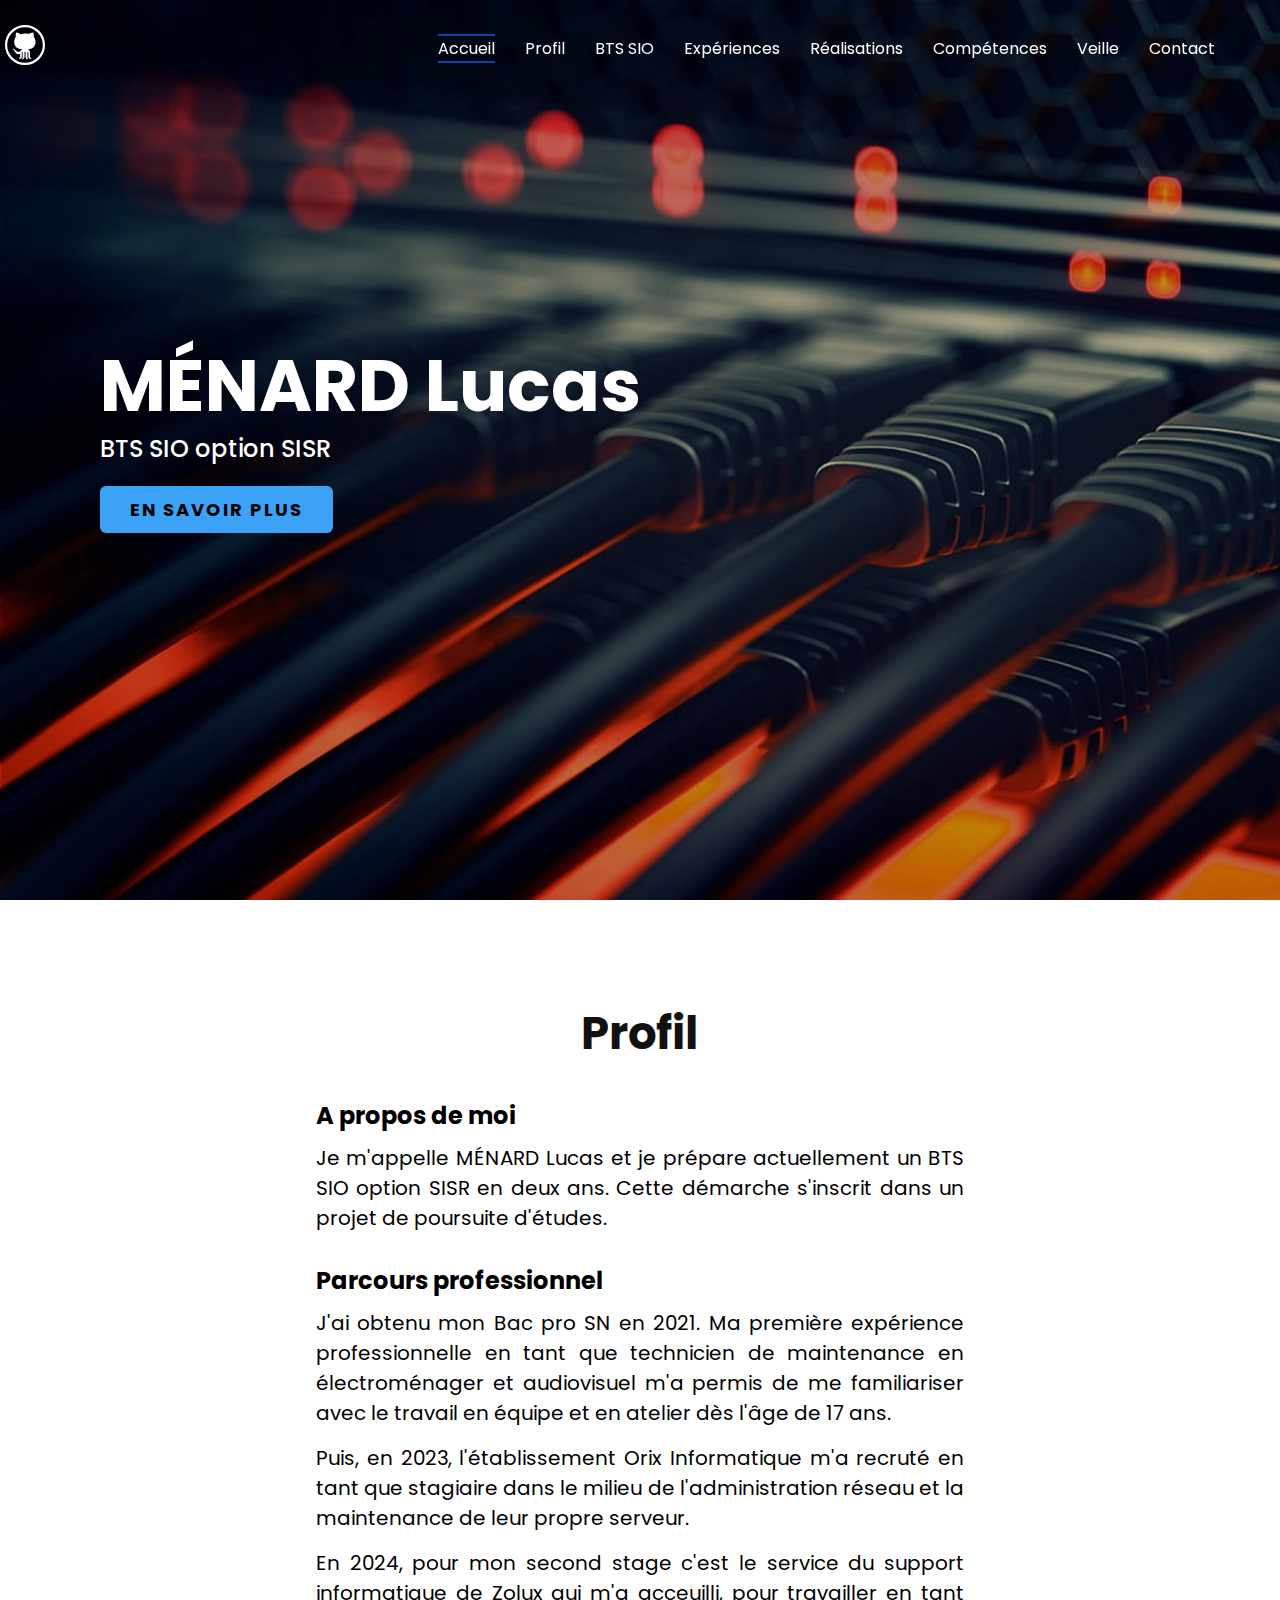
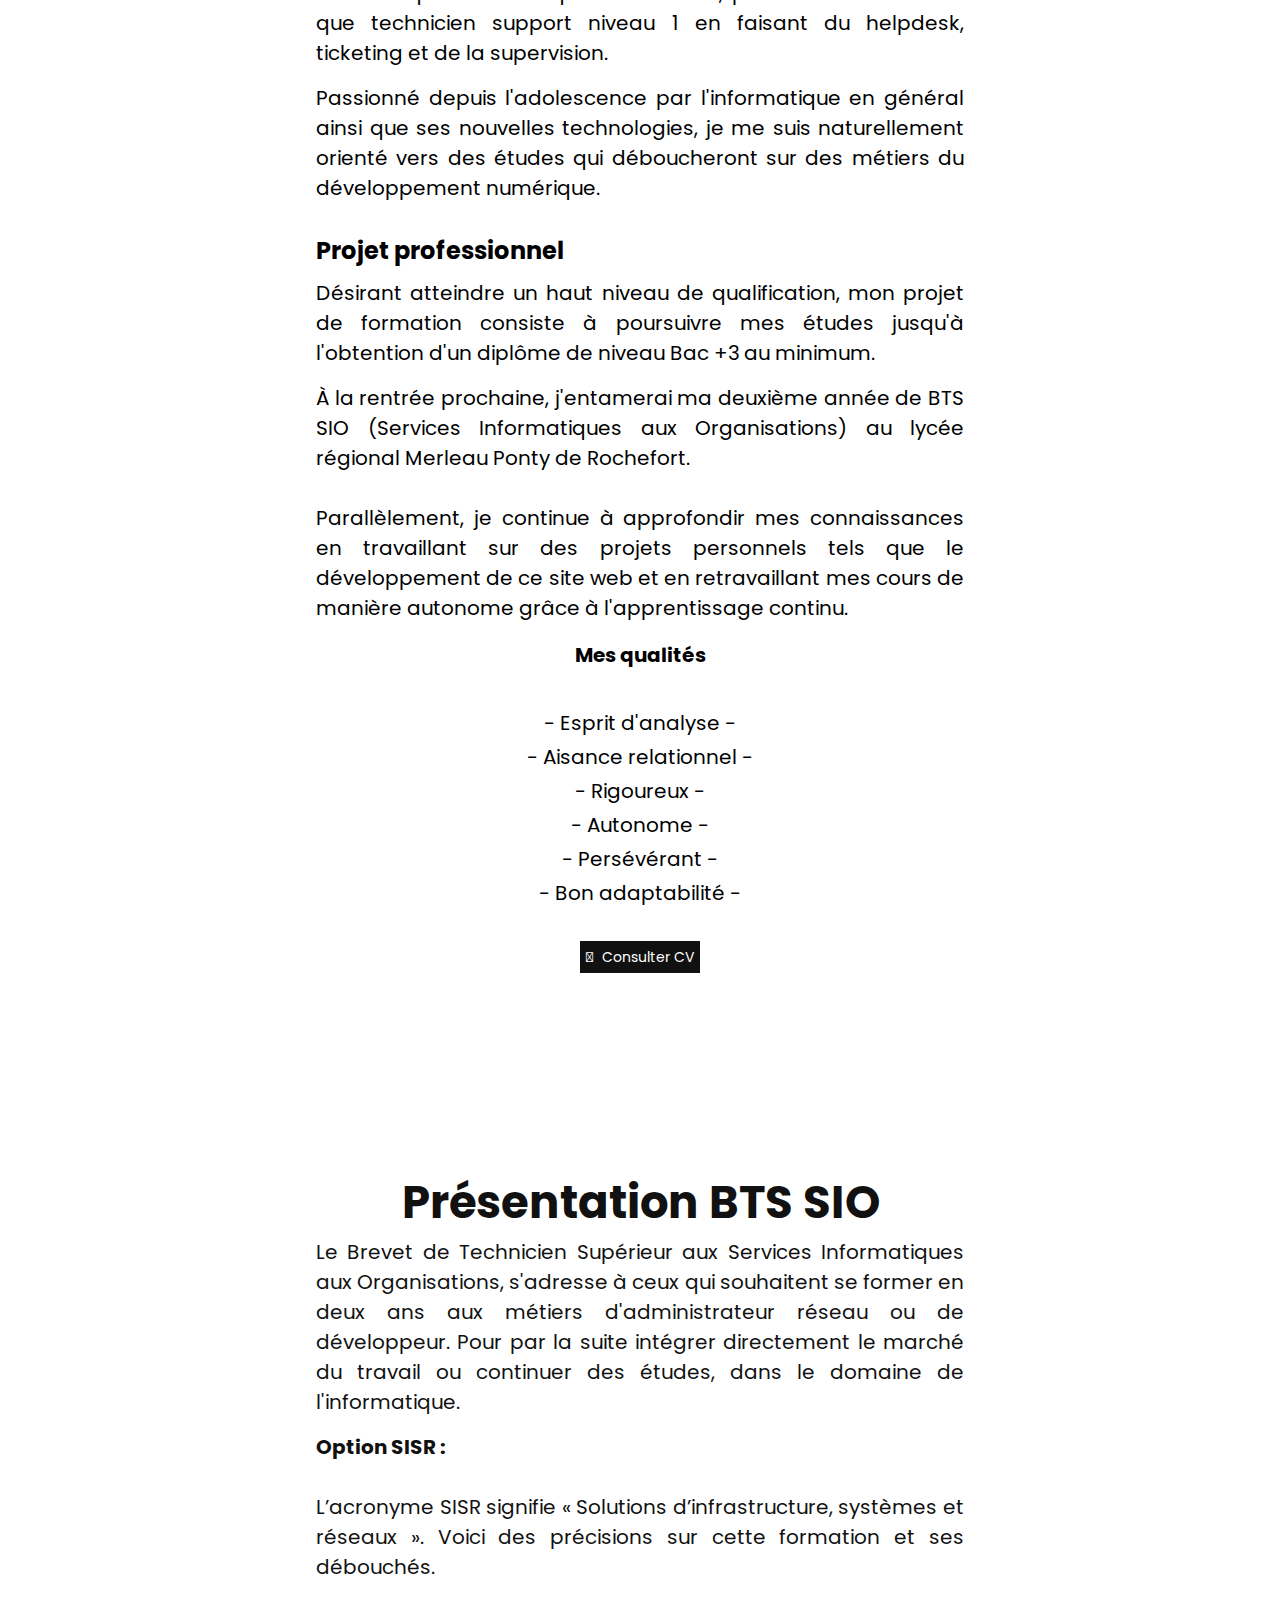
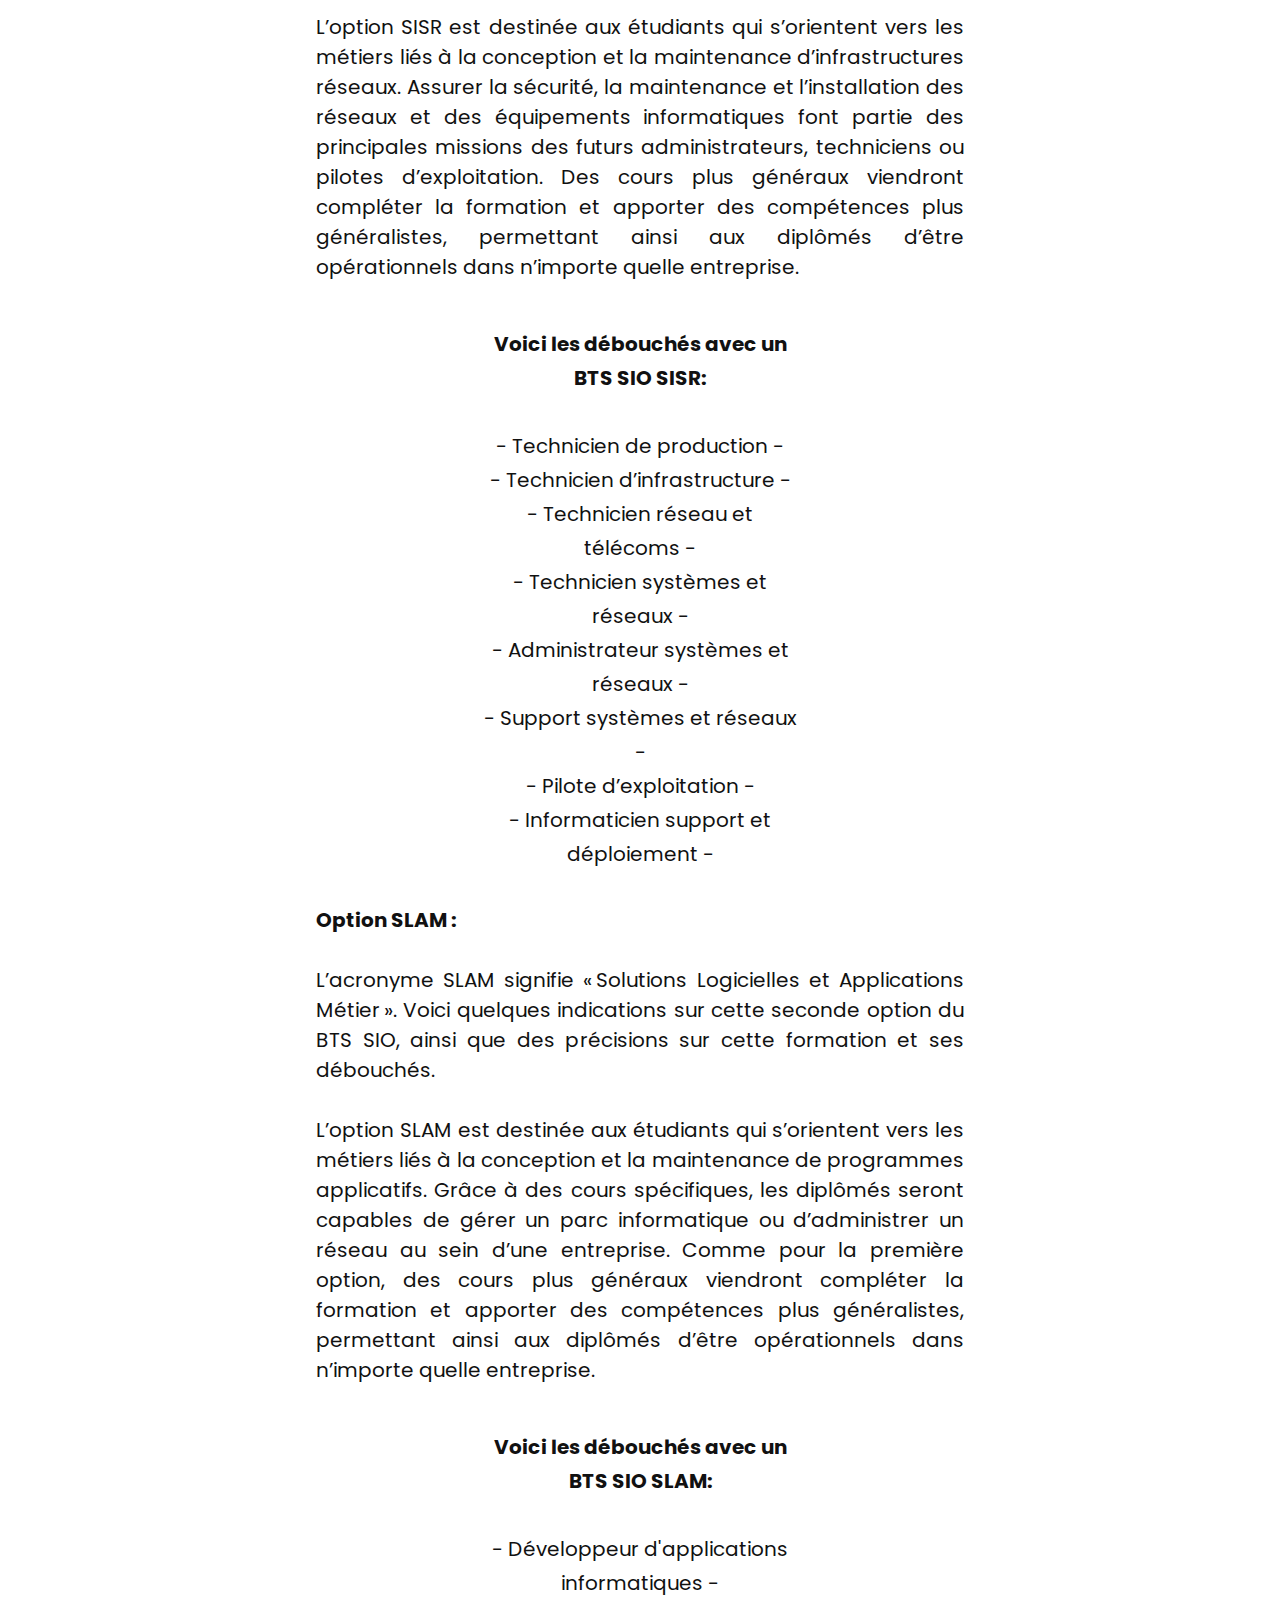
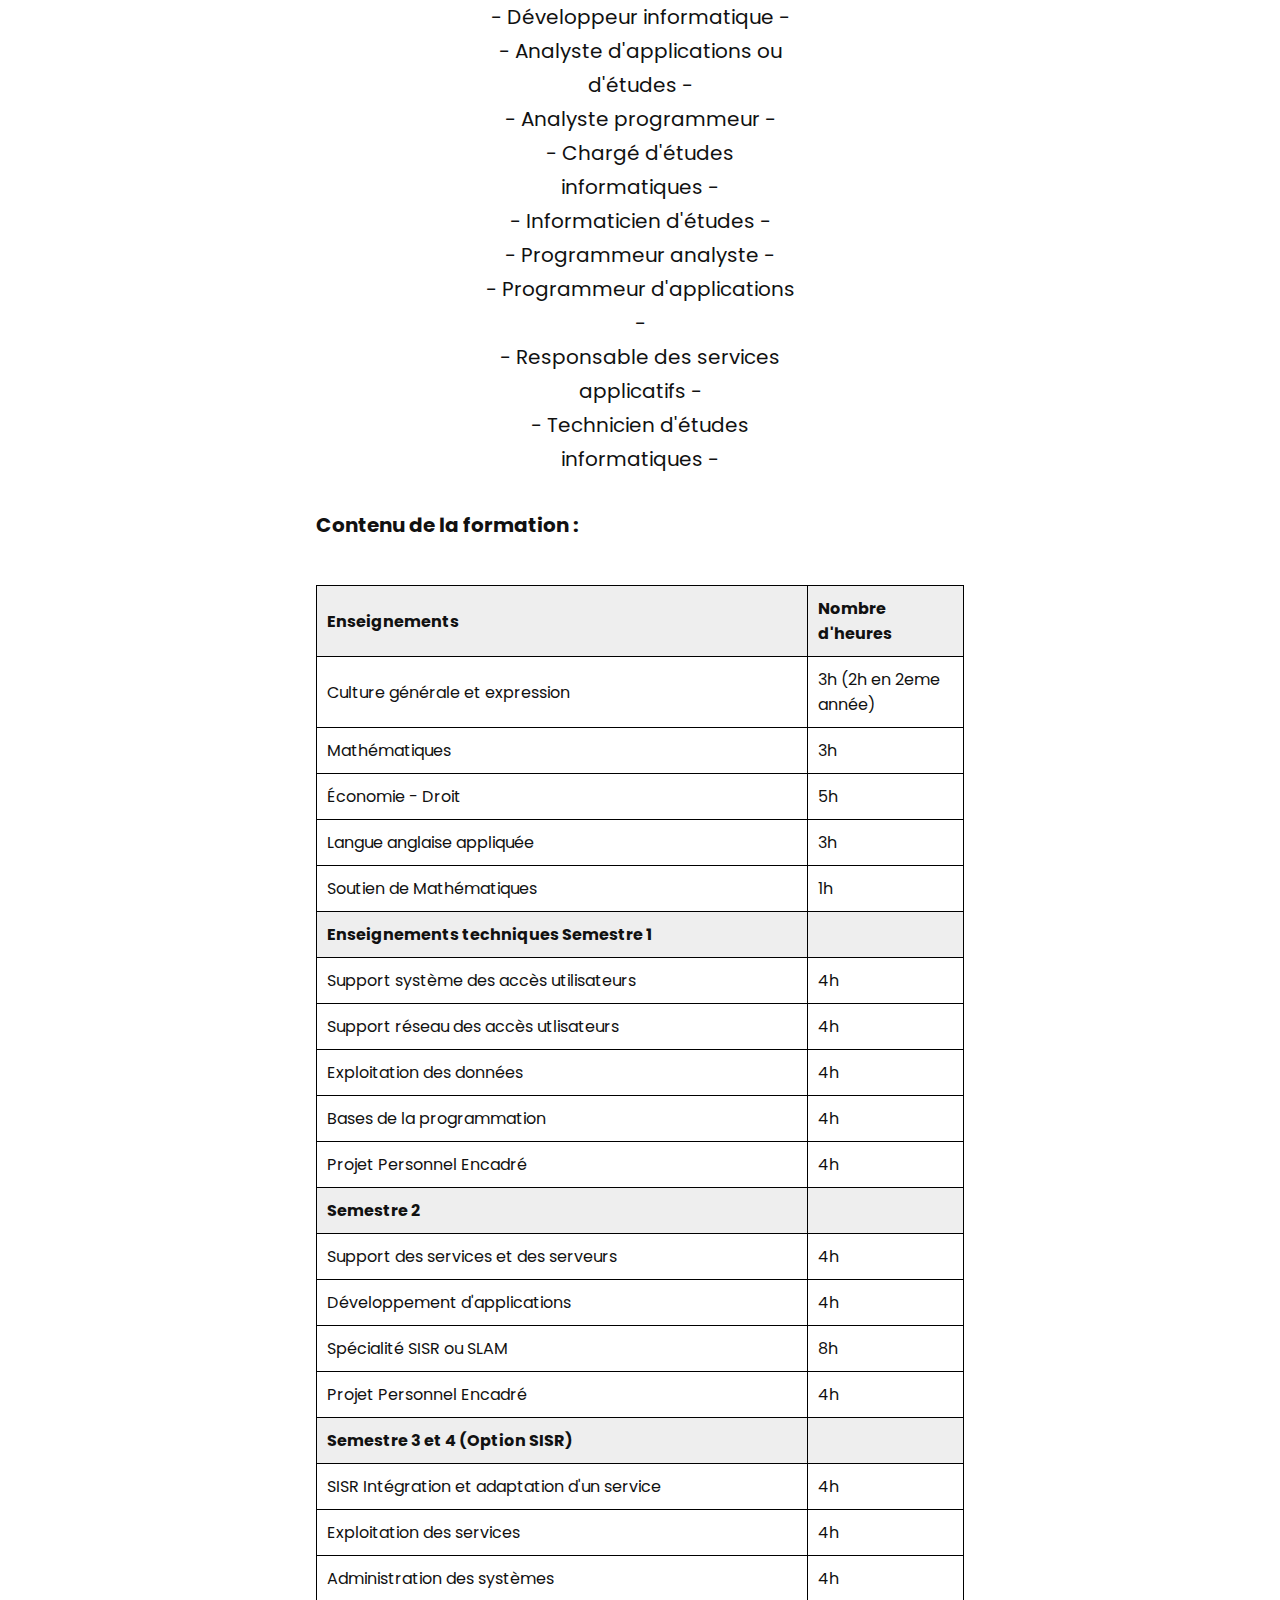
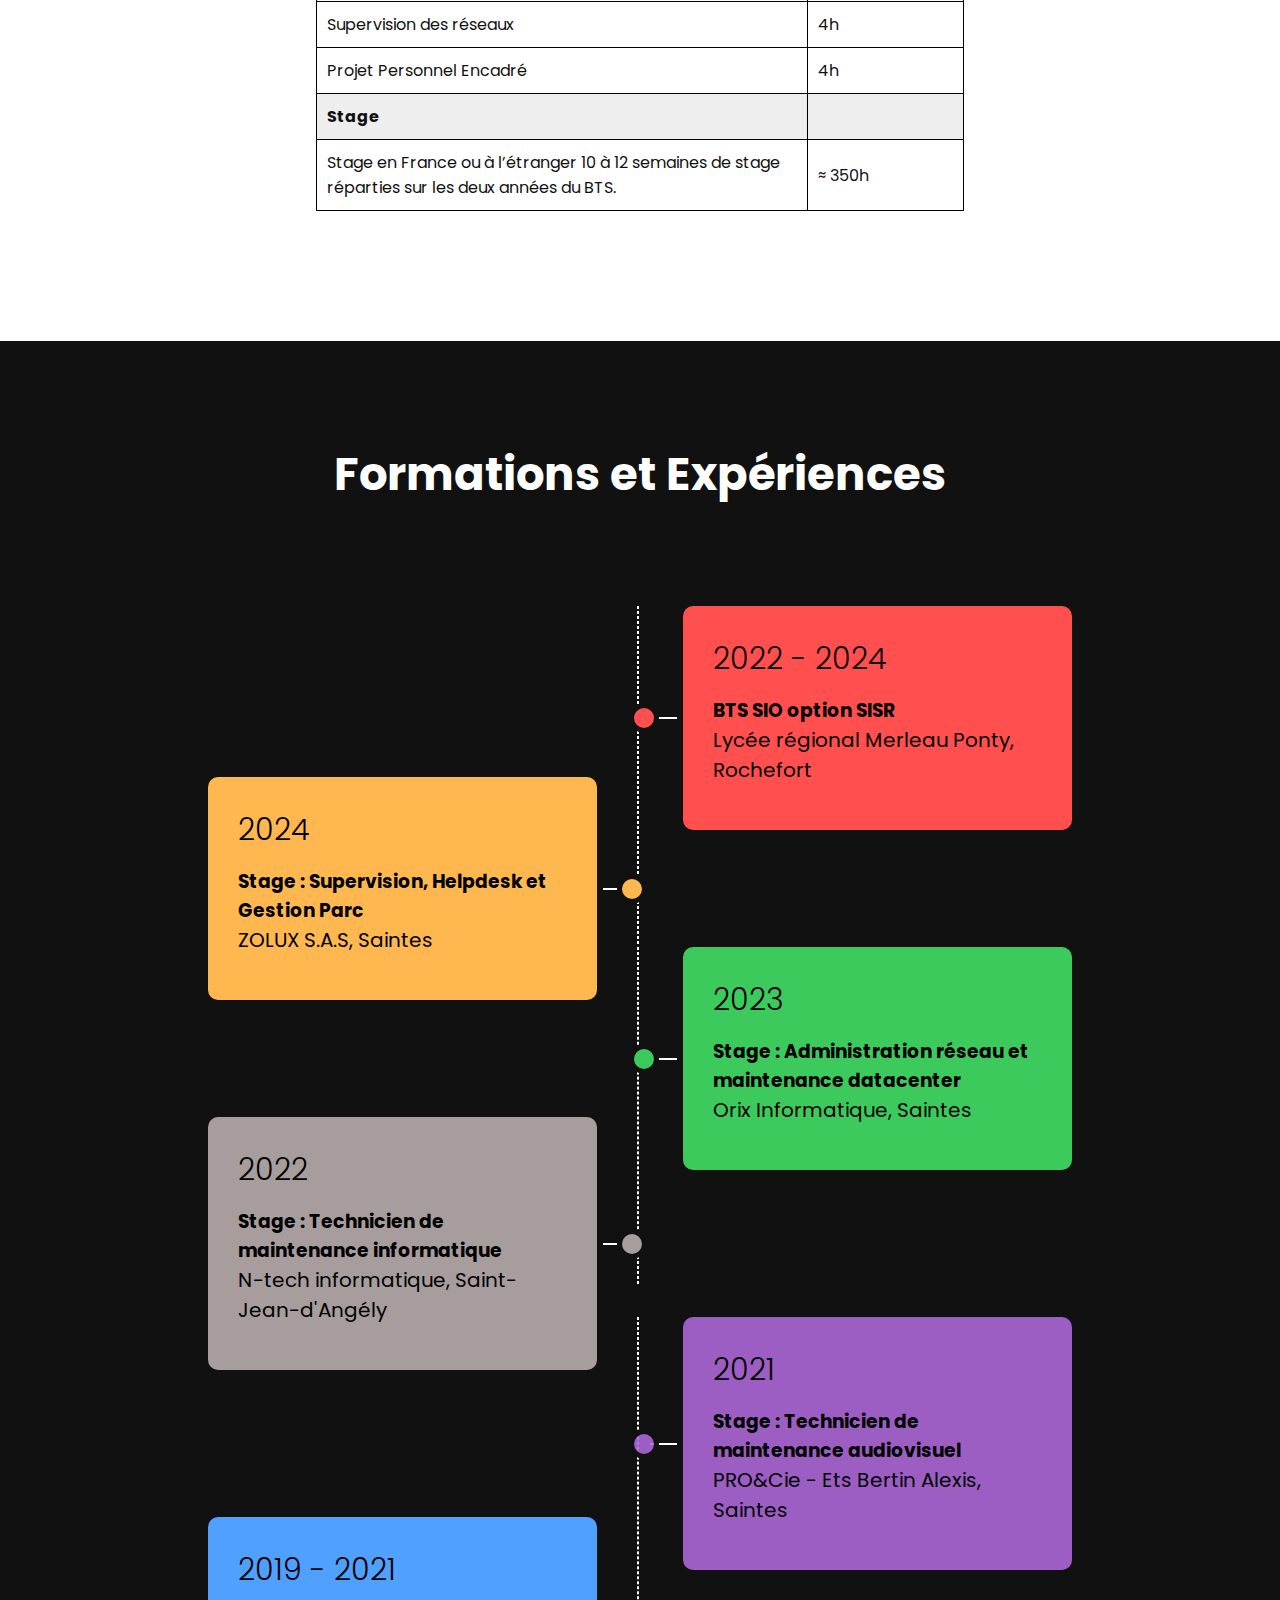
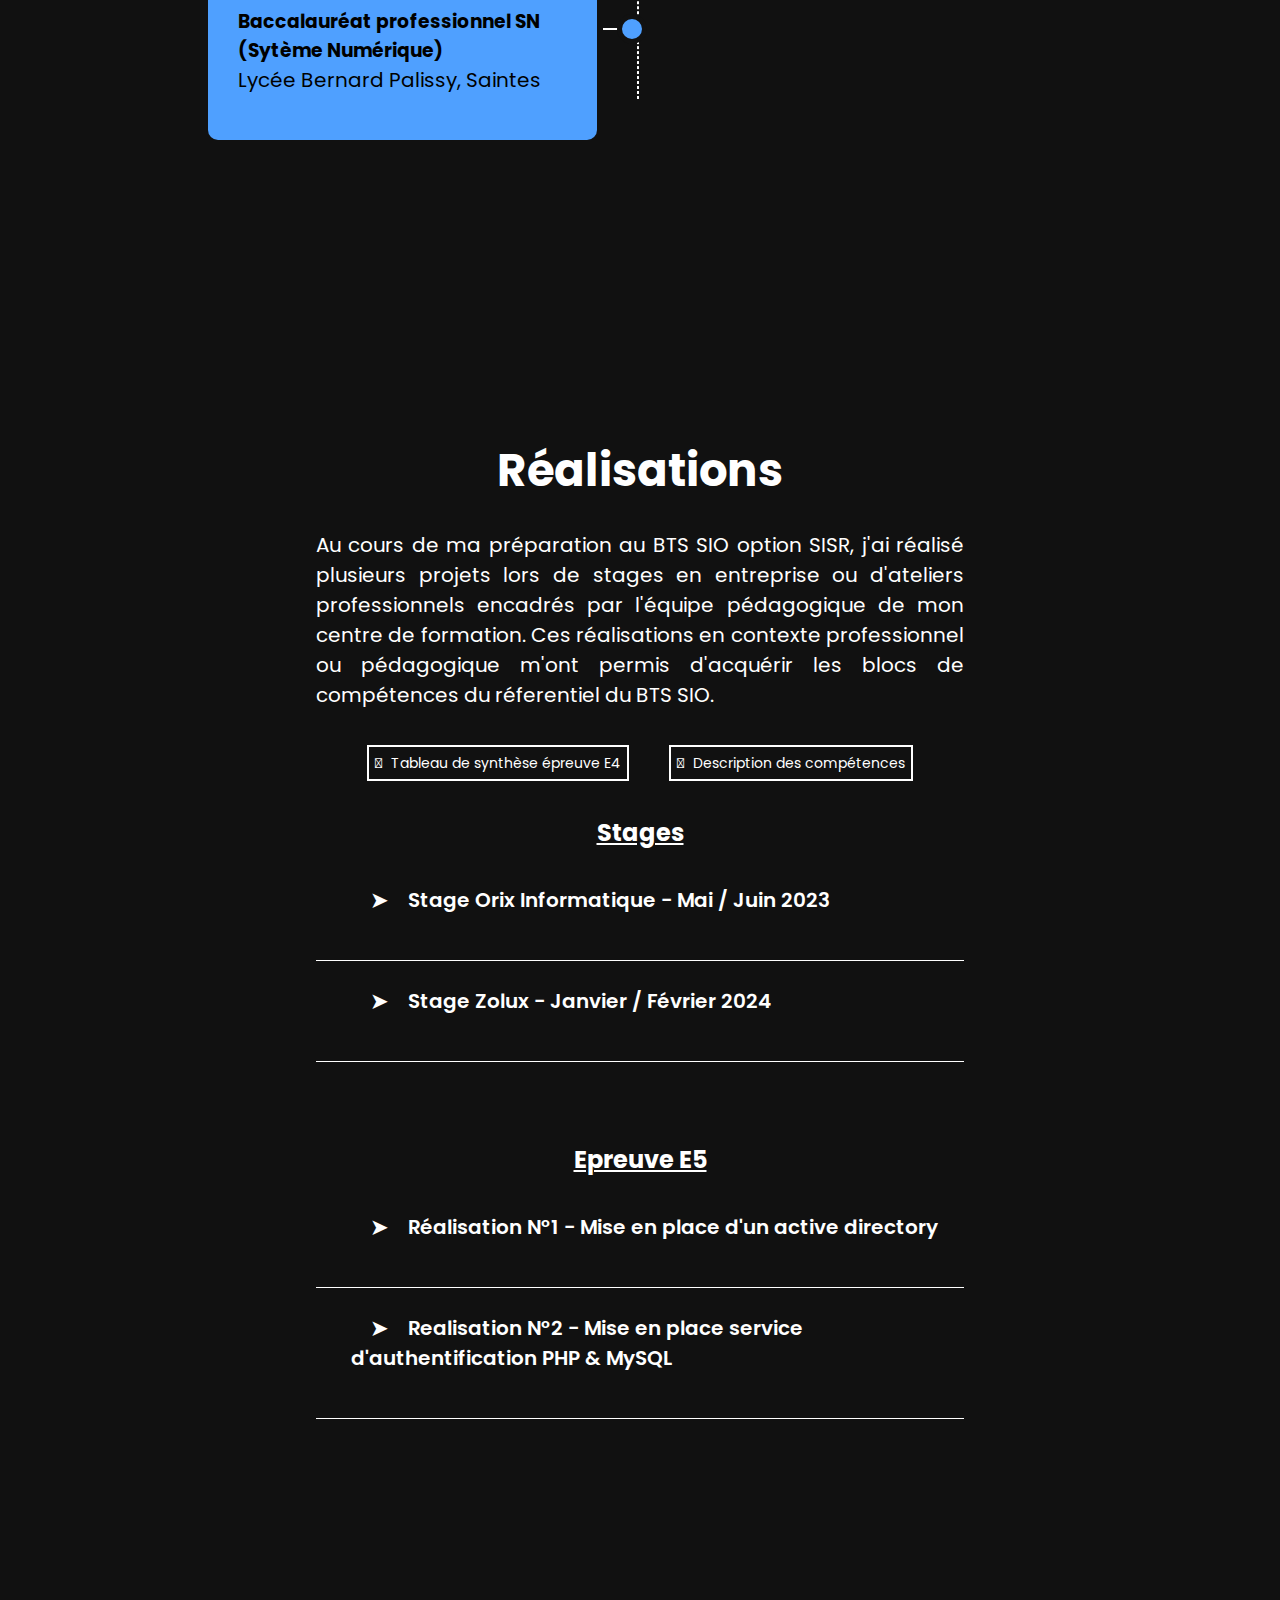
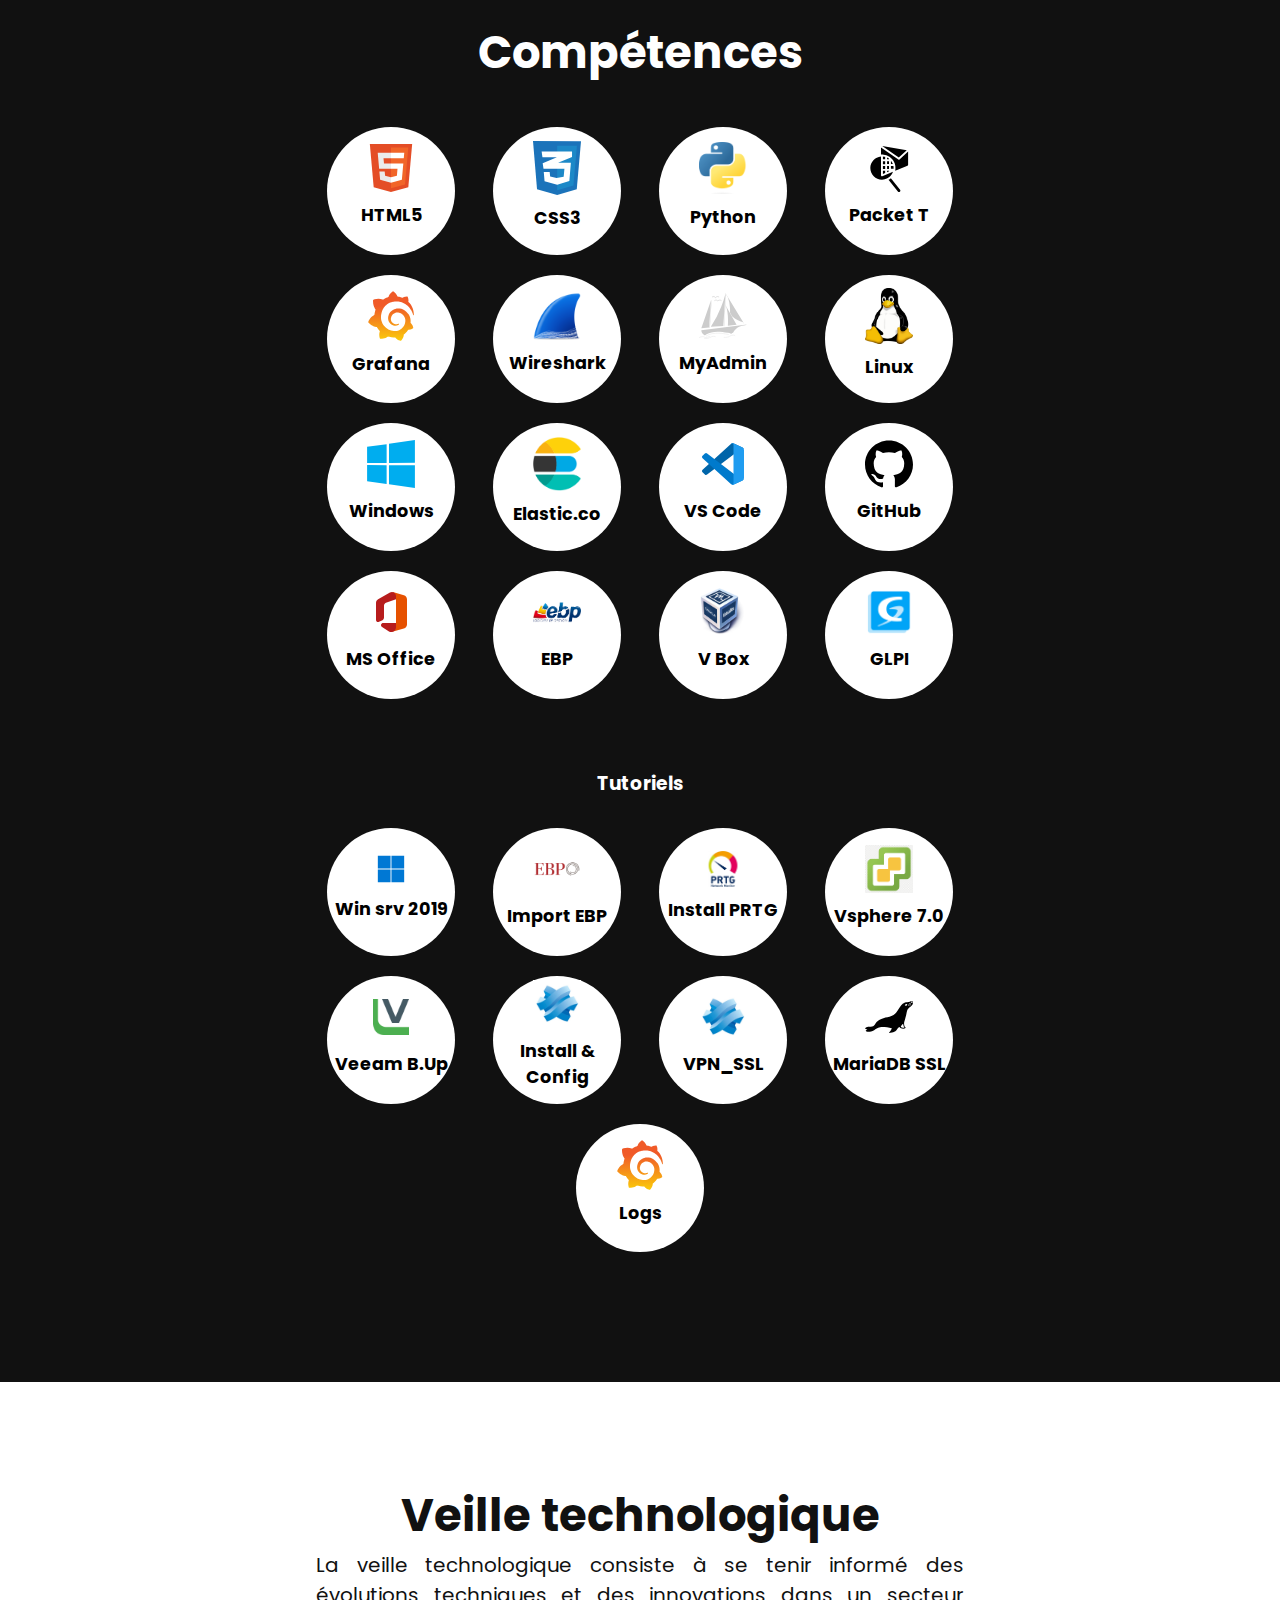
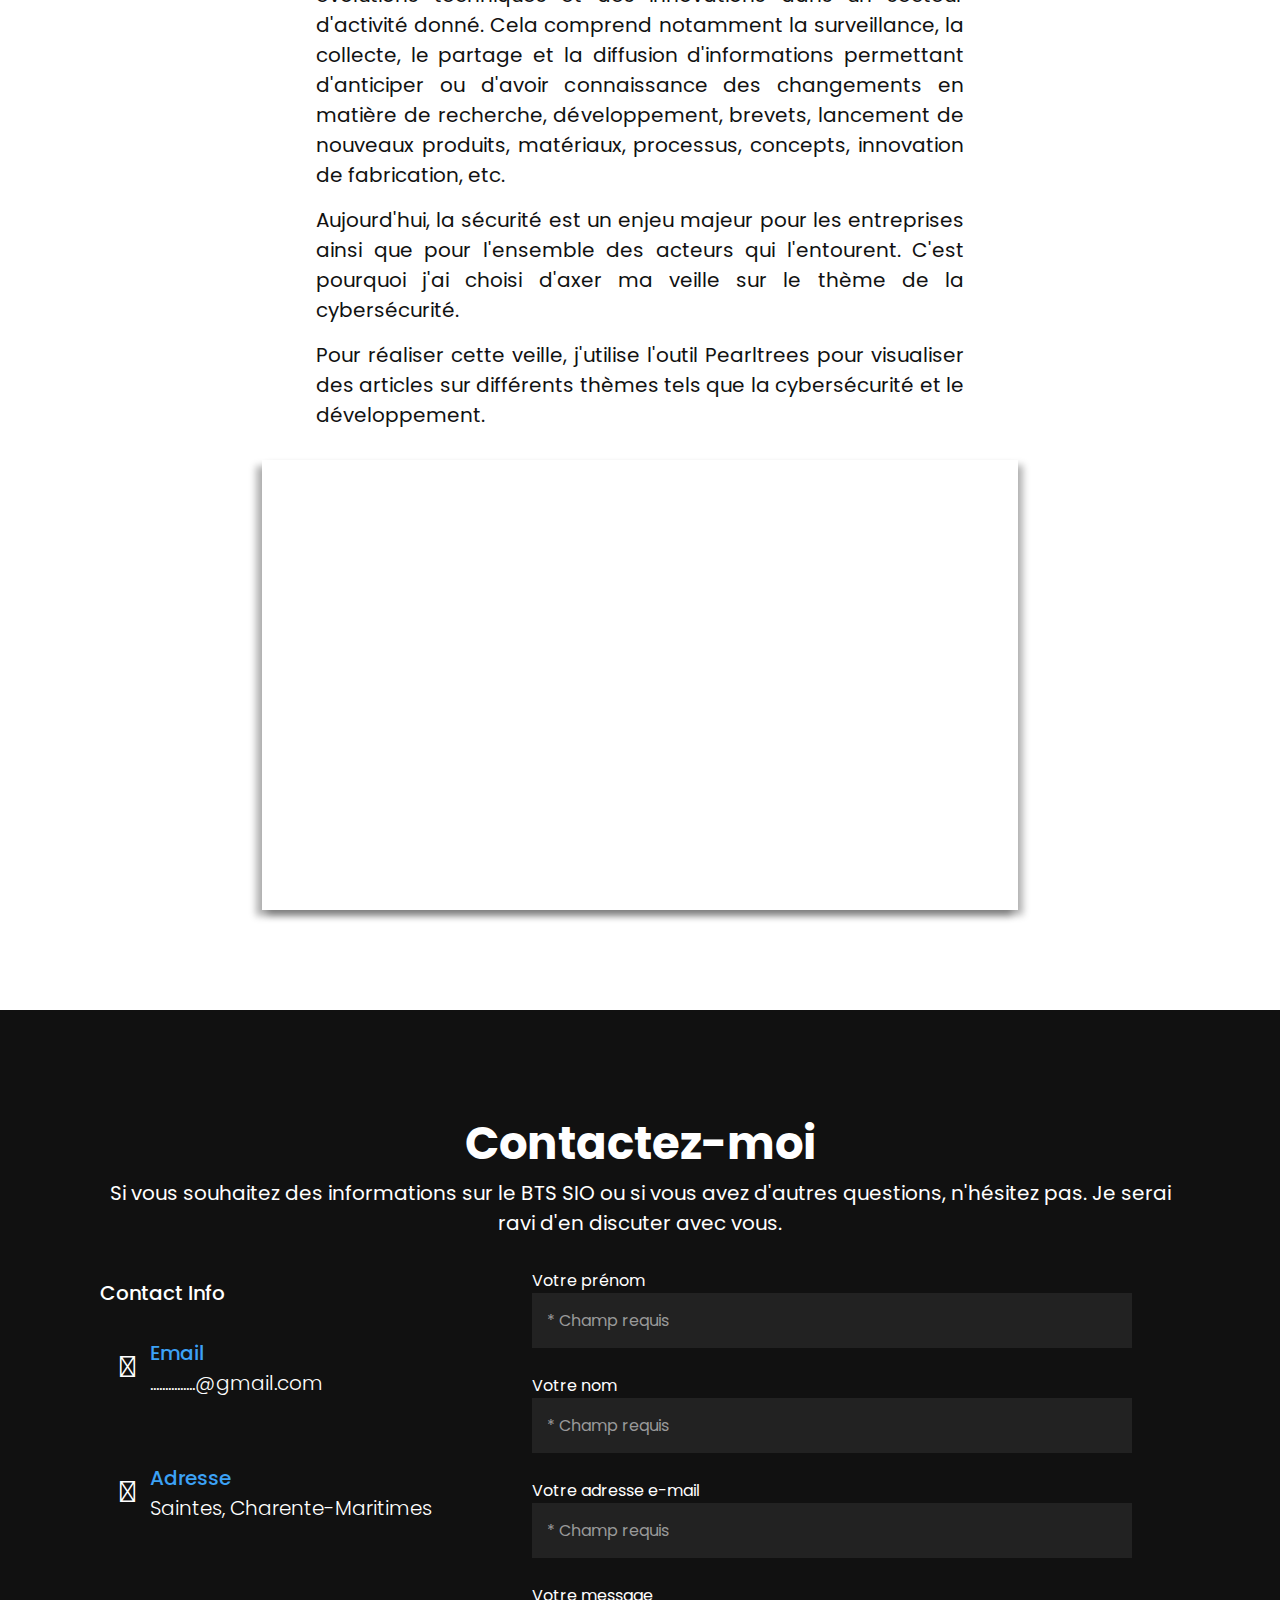
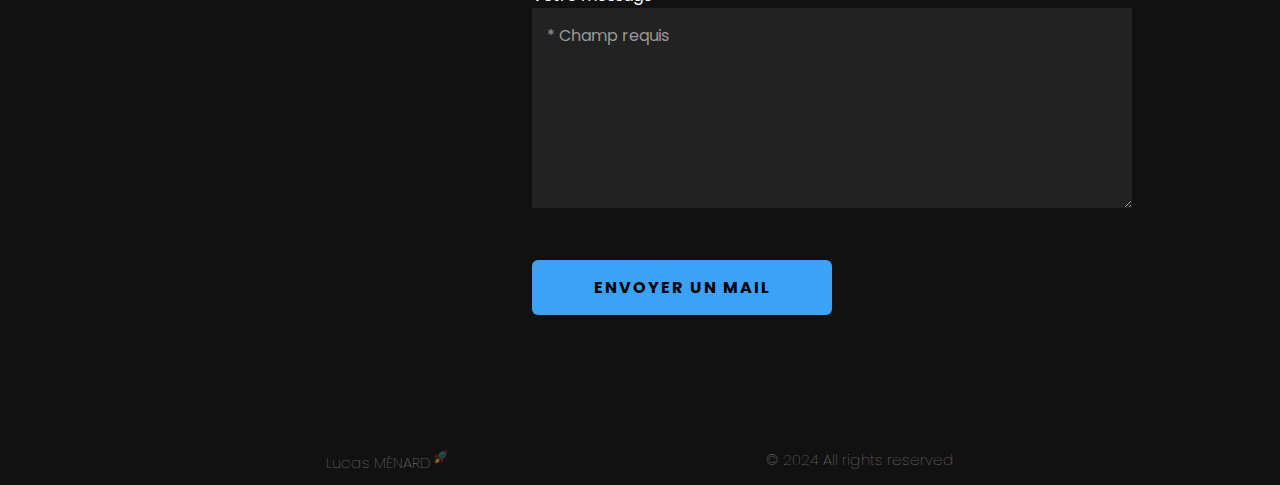
<file: index.html>
<!DOCTYPE html>
<html lang="fr">

    <head>
        <meta charset="UTF-8" />
        <meta http-equiv="X-UA-Compatible" content="IE=edge" />
        <meta name="viewport" content="width=device-width, initial-scale=1.0" />
        <link rel="icon" type="image/png" href="./assets/icons/Tableau_LM.svg" sizes="32x32">
        <title>MÉNARD Lucas - Portfolio</title>
        <meta name="google-site-verification" content="bQNBvyW3uhvUd-tlKFfyvfrz0wG10B-TDz9rWShBs4I" />
        <meta name="description"
            content="Je prépare ce diplôme dans le cadre d'une poursuite d'études que je souhaiterais toujours poursuivre par la suite, par exemple en suivant une licence ou en poursuivant sur plusieurs années en faculté d'informatique. (ex-FONGEXIF)">

        <meta name="author" content="MÉNARD Lucas">
        <meta name="copyright" content="MÉNARD Lucas">

        <link rel="stylesheet" href="./style/global.css" />
        <link rel="stylesheet" href="./style/navbar.css">
        <link rel="stylesheet" href="./style/banner.css">
        <link rel="stylesheet" href="./style/timeline.css">
        <link rel="stylesheet" href="./style/skills.css">
        <link rel="stylesheet" href="./style/works.css">
        <link rel="stylesheet" href="./style/dropdown.css">
        <link rel="stylesheet" href="./style/watch.css">
        <link rel="stylesheet" href="./style/contact.css">
        <link rel="stylesheet" href="./style/footer.css">
        <link rel="stylesheet" href="./style/responsive.css" />
        <link rel="stylesheet" href="https://use.fontawesome.com/releases/v5.15.4/css/all.css"
            integrity="sha384-DyZ88mC6Up2uqS4h/KRgHuoeGwBcD4Ng9SiP4dIRy0EXTlnuz47vAwmeGwVChigm" crossorigin="anonymous">

        <script defer src="./script/main.js"></script>
    </head>

    <body>
        <!-- Navbar -->
        <header id="header">
            <div class="logo">
                <div class="socials">
                    <a href="https://github.com/luucasmnd" title="Lien vers  mon profil GitHub" target="_blank">
                        <svg xmlns="http://www.w3.org/2000/svg" viewBox="0 0 999.937 999.937">
                            <path
                                d="M0 499.968c0-138.012 48.825-255.843 146.476-353.493C244.125 48.825 361.956 0 499.969 0 637.98 0 755.811 48.825 853.462 146.475c97.649 97.65 146.475 215.481 146.475 353.493s-48.825 255.843-146.475 353.493c-97.65 97.65-215.481 146.476-353.493 146.476-138.013 0-255.844-48.825-353.493-146.476C48.825 755.812 0 637.979 0 499.968zm54.684 0c0 122.389 43.617 227.199 130.851 314.434 87.234 87.233 192.045 130.851 314.434 130.851 122.388 0 227.199-43.617 314.433-130.851 87.234-87.234 130.851-192.045 130.851-314.434 0-122.388-43.616-227.199-130.851-314.433C727.168 98.301 622.356 54.684 499.969 54.684c-122.389 0-227.199 43.617-314.434 130.851C98.301 272.769 54.684 377.58 54.684 499.968zm140.617 107.415c-2.604-2.604-2.604-5.208 0-7.812 5.207-5.208 11.718-7.161 19.529-5.859 7.812 1.302 12.369 2.604 13.671 3.906 9.114 3.906 19.205 12.694 30.271 26.366 11.066 13.671 19.855 23.11 26.366 28.318 31.248 26.04 63.146 27.993 95.696 5.859 2.604-9.114 6.836-16.926 12.694-23.437 5.858-6.51 11.393-11.066 16.601-13.671 5.209-2.604 14.323-6.51 27.343-11.718-42.967-3.906-77.795-11.393-104.486-22.46s-47.849-25.063-63.473-41.989c-20.832-23.436-33.527-54.033-38.084-91.791-4.558-37.758-1.628-72.261 8.789-103.509 7.812-19.53 18.879-37.106 33.2-52.731-10.416-32.55-8.463-69.657 5.859-111.321 41.664 2.604 79.422 16.926 113.274 42.966 65.1-16.926 132.804-17.577 203.111-1.953 9.114-6.51 23.111-14.647 41.989-24.413 18.879-9.765 42.641-15.299 71.285-16.601 5.208 14.322 8.789 31.248 10.742 50.778s.977 37.758-2.929 54.684c29.945 31.248 45.569 72.912 46.871 124.992 0 41.664-7.16 76.167-21.482 103.509s-39.711 50.127-76.167 68.354c-24.738 11.719-57.288 18.879-97.65 21.483 18.229 9.114 31.574 18.554 40.037 28.319 8.464 9.765 13.997 25.063 16.602 45.895v61.521l1.952 59.566c3.906 6.511 8.464 12.044 13.672 16.602 5.208 4.557 9.765 7.812 13.671 9.765 3.905 1.953 5.208 4.883 3.905 8.789-1.302 3.906-6.51 5.859-15.623 5.859-22.135 0-39.711-7.812-52.731-23.437-3.906-6.51-5.859-14.321-5.859-23.436v-93.744c0-10.416-2.604-17.903-7.812-22.46-5.208-4.558-10.416-7.487-15.624-8.789v123.039c0 22.134 2.604 36.456 7.812 42.966s8.463 13.021 9.766 19.53c1.302 1.302.325 2.278-2.93 2.929-3.254.65-8.788-.325-16.601-2.929-16.926-3.906-28.644-12.695-35.154-26.366-6.51-13.671-9.765-28.319-9.765-43.943V667.926H488.25v121.086c0 15.624-3.256 30.598-9.766 44.919-9.113 18.229-26.04 27.993-50.777 29.295-3.906-1.302-5.859-2.604-5.859-3.905 1.302-1.303 5.208-7.812 11.718-19.53 1.302-2.604 2.93-7.812 4.883-15.624 1.954-7.812 2.93-16.926 2.93-27.342v-123.04c-5.208 1.302-10.091 4.231-14.648 8.789s-6.836 12.044-6.836 22.46v93.744c0 9.113-1.953 16.926-5.859 23.436-11.718 15.624-29.295 23.437-52.73 23.437-9.114 0-14.322-1.953-15.624-5.859-1.303-2.604-.977-4.883.977-6.836s4.883-4.232 8.789-6.836c3.906-2.604 6.51-4.558 7.812-5.859 5.208-3.906 9.113-9.114 11.718-15.624 3.906-5.208 4.882-18.879 2.929-41.013s-2.279-36.456-.977-42.966c-33.853 11.718-68.355 5.858-103.51-17.577-10.416-10.416-20.832-25.39-31.248-44.919-7.812-14.323-23.436-31.249-46.871-50.779z" />
                        </svg>
                    </a>
                </div>
                <a href="#accueil" class="name">MÉNARD Lucas</a>
            </div>

            <div id="hamburger" tabindex="0" role="button" aria-roledescription="mobile menu open/close button"
                aria-label="open/close menu button" onclick="toggleMenu()">
                <span class="bar"></span>
                <span class="bar"></span>
                <span class="bar"></span>
            </div>
            <nav>
                <ul id="menu">
                    <li class="accueil active"><a href="#accueil" onclick="toggleMenu()">Accueil</a></li>
                    <li class="profil"><a href="#profil" onclick="toggleMenu()">Profil</a></li>
                    <li class="BTS"><a href="#BTS" onclick="toggleMenu()">BTS SIO</a></li>
                    <li class="formationsXP"><a href="#formationsXP" onclick="toggleMenu()">Expériences</a></li>
                    <li class="xpPro"><a href="#xpPro" onclick="toggleMenu()">Réalisations</a></li>
                    <li class="skills"><a href="#skills" onclick="toggleMenu()">Compétences</a></li>
                    <li class="veille"><a href="#veille" onclick="toggleMenu()">Veille</a></li>
                    <li class="contact"><a href="#contact" onclick="toggleMenu()">Contact</a></li>
                </ul>
            </nav>
        </header>

        <!-- Banner -->
        <section class="banner" id="accueil">
            <div>
                <h1>
                    <span>MÉNARD Lucas</span>
                </h1>
                <h2>BTS SIO option SISR</h2>
                <a href="#profil" class="btn">En savoir plus</a>
            </div>
        </section>

        <!-- Profil -->
        <section class="about" id="profil">
            <div class="heading">
                <h2>Profil</h2>
            </div>
            <div class="content">
                <div class="contentBx w50">
                    <h3>A propos de moi</h3>
                    <p>
                        Je m'appelle MÉNARD Lucas et je prépare actuellement un BTS SIO option SISR en deux ans. Cette
                        démarche s'inscrit dans un projet de poursuite d'études.
                    </p>
                    <h3>Parcours professionnel</h3>
                    <p>
                        J'ai obtenu mon Bac pro SN en 2021. Ma première expérience professionnelle en tant que 
                        technicien de maintenance en électroménager et audiovisuel m'a permis de me familiariser 
                        avec le travail en équipe et en atelier dès l'âge de 17 ans.
                    </p>
                    <p>
                        Puis, en 2023, l'établissement Orix Informatique m'a recruté en tant que stagiaire dans le 
                        milieu de l'administration réseau et la maintenance de leur propre serveur.
                    </p>
                    <p>En 2024, pour mon second stage c'est le service du support informatique de Zolux qui m'a 
                        acceuilli, pour travailler en tant que technicien support niveau 1 en faisant du helpdesk, 
                        ticketing et de la supervision.
                    </p>
                    <p>
                        Passionné depuis l'adolescence par l'informatique en général ainsi que ses nouvelles technologies, 
                        je me suis naturellement orienté vers des études qui déboucheront sur des métiers du développement 
                        numérique.
                    </p>
                    <h3>Projet professionnel</h3>
                    <p>
                        Désirant atteindre un haut niveau de qualification, mon projet de formation consiste à poursuivre mes 
                        études jusqu'à l'obtention d'un diplôme de niveau Bac +3 au minimum.
                    </p>
                    <p>
                        À la rentrée prochaine, j'entamerai ma deuxième année de BTS SIO (Services Informatiques aux Organisations) 
                        au lycée régional Merleau Ponty de Rochefort.
                        <br><br>
                        Parallèlement, je continue à approfondir mes connaissances en travaillant sur des projets personnels tels que 
                        le développement de ce site web et en retravaillant mes cours de manière autonome grâce à l'apprentissage 
                        continu.
                    </p>
                    <div class="txt-bts"><b>Mes qualités</b><br><br>
                        - Esprit d'analyse -<br>
                        - Aisance relationnel -<br>
                        - Rigoureux -<br>
                        - Autonome -<br>
                        - Persévérant -<br>
                        - Bon adaptabilité -<br><br>
                    </div>

                    <div class="dropdown">
                        <a href="./assets/docs/Ménard Lucas CV.pdf" id="syntheseE4" target="_blank">
                            <span>
                                <i class="fa fa-eye"></i>
                                Consulter CV
                            </span>
                        </a>
                    </div>
                </div>
            </div>
        </section>

        <!-- BTS SIO -->
        <section class="about" id="BTS">
            <div class="heading">
                <h2>Présentation BTS SIO</h2>
                <div class="contentBx">
                    <p>Le Brevet de Technicien Supérieur aux Services Informatiques aux Organisations, s'adresse à ceux qui souhaitent se former en deux ans aux 
                        métiers d'administrateur réseau ou de développeur. Pour par la suite intégrer directement le marché du travail ou continuer des études, 
                        dans le domaine de l'informatique.</p>
                    <p><b>Option SISR :</b><br><br>
                        L’acronyme SISR signifie « Solutions d’infrastructure, systèmes et réseaux ». Voici des précisions sur cette formation et ses débouchés.<br><br>
                        L’option SISR est destinée aux étudiants qui s’orientent vers les métiers liés à la conception et la maintenance d’infrastructures réseaux. 
                        Assurer la sécurité, la maintenance et l’installation des réseaux et des équipements informatiques font partie des principales missions des 
                        futurs administrateurs, techniciens ou pilotes d’exploitation.
                        Des cours plus généraux viendront compléter la formation et apporter des compétences plus généralistes, permettant ainsi aux diplômés d’être 
                        opérationnels dans n’importe quelle entreprise.<br><br></p>
                        <div class="txt-bts"><b>Voici les débouchés avec un BTS SIO SISR:</b><br><br>
                            - Technicien de production -<br>
                            - Technicien d’infrastructure - <br>
                            - Technicien réseau et télécoms - <br>
                            - Technicien systèmes et réseaux - <br>
                            - Administrateur systèmes et réseaux - <br>
                            - Support systèmes et réseaux - <br>
                            - Pilote d’exploitation - <br>
                            - Informaticien support et déploiement - <br><br>
                        </div>

                    <p><b>Option SLAM :</b><br><br>
                        L’acronyme SLAM signifie « Solutions Logicielles et Applications Métier ». Voici quelques indications sur cette seconde option du BTS SIO, 
                        ainsi que des précisions sur cette formation et ses débouchés.<br><br>
                        L’option SLAM est destinée aux étudiants qui s’orientent vers les métiers liés à la conception et la maintenance de programmes applicatifs. 
                        Grâce à des cours spécifiques, les diplômés seront capables de gérer un parc informatique ou d’administrer un réseau au sein d’une entreprise.
                        Comme pour la première option, des cours plus généraux viendront compléter la formation et apporter des compétences plus généralistes, permettant ainsi aux diplômés d’être 
                        opérationnels dans n’importe quelle entreprise.<br><br></p>
                        <div class="txt-bts"><b>Voici les débouchés avec un BTS SIO SLAM:</b><br><br>
                             - Développeur d'applications informatiques - <br>
                             - Développeur informatique - <br>
                             - Analyste d'applications ou d'études - <br>
                             - Analyste programmeur - <br>
                             - Chargé d'études informatiques - <br>
                             - Informaticien d'études - <br>
                             - Programmeur analyste - <br>
                             - Programmeur d'applications - <br>
                             - Responsable des services applicatifs - <br>
                             - Technicien d'études informatiques - <br><br>
                        </div>

                        <p><b>Contenu de la formation :</b><br><br>

                        <style>
                            table {
                                border-collapse: collapse;
                                width: 100%;
                                margin-bottom: 20px;
                            }
                            th, td {
                                padding: 10px;
                                text-align: left;
                                border: 1px solid black;
                            }
                            th {
                                background-color: #eee;
                            }
                        </style>
                        
                        <table>
                            <thead>
                              <tr>
                                <th>Enseignements</th>
                                <th>Nombre d'heures</th>
                              </tr>
                            </thead>
                            <tbody>
                              <tr>
                                <td>Culture générale et expression</td>
                                <td>3h (2h en 2eme année)</td>
                              </tr>
                              <tr>
                                <td>Mathématiques</td>
                                <td>3h</td>
                              </tr>
                              <tr>
                                <td>Économie - Droit</td>
                                <td>5h</td>
                              </tr>
                              <tr>
                                <td>Langue anglaise appliquée</td>
                                <td>3h</td>
                              </tr>
                              <tr>
                                <td>Soutien de Mathématiques</td>
                                <td>1h</td>
                              </tr>
                              <tr>
                                <th>Enseignements techniques Semestre 1</th>
                                <th></th>
                              </tr>
                              <tr>
                                <td>Support système des accès utilisateurs</td>
                                <td>4h</td>
                              </tr>
                              <tr>
                                <td>Support réseau des accès utlisateurs</td>
                                <td>4h</td>
                              </tr>
                              <tr>
                                <td>Exploitation des données</td>
                                <td>4h</td>
                              </tr>
                              <tr>
                                <td>Bases de la programmation</td>
                                <td>4h</td>
                              </tr>
                              <tr>
                                <td>Projet Personnel Encadré</td>
                                <td>4h</td>
                              </tr>
                              <tr>
                                <th>Semestre 2</th>
                                <th></th>
                              </tr>
                              <tr>
                                <td>Support des services et des serveurs</td>
                                <td>4h</td>
                              </tr>
                              <tr>
                                <td>Développement d'applications</td>
                                <td>4h</td>
                              </tr>
                              <tr>
                                <td>Spécialité SISR ou SLAM</td>
                                <td>8h</td>
                              </tr>
                              <tr>
                                <td>Projet Personnel Encadré</td>
                                <td>4h</td>
                              </tr>
                              <tr>
                                <th>Semestre 3 et 4 (Option SISR)</th>
                                <th></th>
                              </tr>
                              <tr>
                                <td>SISR Intégration et adaptation d'un service</td>
                                <td>4h</td>
                              </tr>
                              <tr>
                                <td>Exploitation des services</td>
                                <td>4h</td>
                              </tr>
                              <tr>
                                <td>Administration des systèmes</td>
                                <td>4h</td>
                              </tr>
                              <tr>
                                <td>Supervision des réseaux</td>
                                <td>4h</td>
                              </tr>
                              <tr>
                                <td>Projet Personnel Encadré</td>
                                <td>4h</td>
                              </tr>
                              <tr>
                                <th>Stage</th>
                                <th></th>
                              </tr>
                              <tr>
                                <td>Stage en France ou à l’étranger 10 à 12 semaines de stage réparties sur les deux années du BTS.</td>
                                <td>≈ 350h</td>
                              </tr>
                            </tbody>
                          </table>  
                </div>
        </section>

        <!-- Timeline -->
        <section class="timelineContainer" id="formationsXP">
            <div class="heading white">
                <h2>Formations et Expériences</h2>
            </div>
            <div class="timeline">
                <div></div>
                <div class="card">
                    <div class="card-body">
                        <h3 class="card-title">2022 - 2024</h3>
                        <h3 class="card-subtitle">BTS SIO option SISR</h3>
                        <p class="card-detail">
                            Lycée régional Merleau Ponty, Rochefort
                        </p>
                    </div>
                </div>
                <div class="card">
                    <div class="card-body">
                        <h3 class="card-title">2024</h3>
                        <h3 class="card-subtitle">Stage : Supervision, Helpdesk et Gestion Parc</h3>
                        <p class="card-detail">
                            ZOLUX S.A.S, Saintes
                        </p>
                    </div>
                </div>
                <div class="card">
                    <div class="card-body">
                        <h3 class="card-title">2023</h3>
                        <h3 class="card-subtitle">Stage : Administration réseau et maintenance datacenter</h3>
                        <p class="card-detail">
                            Orix Informatique, Saintes
                        </p>
                    </div>
                </div>
                <div class="card">
                    <div class="card-body">
                        <h3 class="card-title">2022</h3>
                        <h3 class="card-subtitle">Stage : Technicien de maintenance informatique</h3>
                        <p class="card-detail">N-tech informatique, Saint-Jean-d'Angély </p>
                    </div>
                </div>
                <div class="card">
                    <div class="card-body">
                        <h3 class="card-title">2021</h3>
                        <h3 class="card-subtitle">Stage : Technicien de maintenance audiovisuel</h3>
                        <p class="card-detail">
                            PRO&Cie - Ets Bertin Alexis, Saintes
                        </p>
                    </div>
                </div>
                <div class="card">
                    <div class="card-body">
                        <h3 class="card-title">2019 - 2021</h3>
                        <h3 class="card-subtitle">Baccalauréat professionnel SN (Sytème Numérique)</h3>
                        <p class="card-detail">Lycée Bernard Palissy, Saintes</p>
                    </div>
                </div>
            </div>
        </section>

        <!-- Réalisations -->
        <section class="work" id="xpPro">
            <div class="heading white">
                <h2>Réalisations</h2><br>
                <div class="contentBx">
                    <p>
                        Au cours de ma préparation au BTS SIO option SISR, j'ai réalisé plusieurs projets lors de stages
                        en entreprise ou d'ateliers professionnels encadrés par l'équipe pédagogique de mon centre de
                        formation. Ces réalisations en contexte professionnel ou pédagogique m'ont permis d'acquérir les
                        blocs de compétences du réferentiel du BTS SIO. 
                    </p>
                </div>
                <div class="dropdown-wrapper">
                    <div class="dropdown">
                        <a href="./assets/docs/Docstage2/Tableau de synthese.pdf" id="syntheseE4"
                            target="_blank">
                            <span>
                                <i class="fa fa-eye"></i>
                                Tableau de synthèse épreuve E4
                            </span>
                        </a>
                    </div>
                    <div class="dropdown">
                        <a href="./assets/docs/bts/Bloc_suivi_competences.pdf" id="suiviComp" target="_blank">
                            <span>
                                <i class="fa fa-eye"></i>
                                Description des compétences
                            </span>
                        </a>
                    </div>
                </div>
            </div>
            <div class="content">
                <div class="contentBx">
                    <h3>Stages</h3>
                    <button class="acc-btn">Stage Orix Informatique - Mai / Juin 2023</button>
                    <div class="acc-content">
                        <p>
                            ORIX Informatique est au service des entreprises à Saintes depuis 1993. Par la compétence de ses collaborateurs, 
                            ORIX Informatique établit un réel lien de partenariat avec ses clients qui savent pouvoir s'appuyer dans la durée 
                            sur une équipe proche, disponible et efficace. 
                            Le Numérique évolue à grande vitesse et les clients se fient à l’expertise professionnelle de l’entreprise pour les conseiller dans leurs choix 
                            d'infrastructure matérielle locale ou Cloud, leur choix de logiciels et la gestion de leurs données. ORIX informatique installe et assure au 
                            quotidien le fonctionnement des systèmes informatiques des clients sur site ou bien à distance. 
                            Nos solutions vont du conseil à l'infogérance totale dans le DataCenter d’ORIX informatique et sont adaptées au fonctionnements et budgets des TPE/ PME.
                            C'est dans cette entreprise que j'ai 
                            pu effectué quelques missions en stages avec l'aide de mon tuteur pour les parties logiciel et les autres employés pour les parties (matériels, 
                            Assistance Technique, Sauvegarde à Distance, Hébergement serveurs). Voici le <a href="https://www.orixinfo.com/index.php"
                                target="_blank">site web</a> de la société.
                        </p>
                        <div class="missions-comp">
                            <div class="missions">
                                <h4>Missions</h4>
                                <ul>
                                    <li>Inventaire de stock</li>
                                    <li>Importation logiciel EBP</li>
                                    <li>Effacement des données / Installation d'OS</li>
                                    <li>Installation serveur AD avec DNS/DHCP</li>
                                    <li>Installation PRTG Network Monitor</li>
                                    <li>Suivi de formation VMware</li>
                                    <li>Suivi de formation Pare-feu stormshield</li>
                                    <li>Factory reset Switch D-Link</li>
                                </ul>
                            </div>
                            <div class="comp">
                                <h4>Compétences</h4>
                                <ul>
                                    <li>1.1 | 1.2 | 1.3 | 1.4 | 1.5 | 1.6</li>
                                    <li>2.1 | 2.2 | 2.3</li>
                                    <li>4.1 | 4.2</li>
                                    <li>5.1 | 5.2</li>
                                    <li>6.1 | 6.2 | 6.3 | 6.4</li>
                                </ul>
                            </div>
                        </div>
                        <p>
                        <div class="dropdown">
                            <span class="dropdown-btn"><i class="fa fa-download"></i>Documents</span>
                            <div class="dropdown-content">
                                <a href="assets/docs/Docstage1/EBP _ Stock _ OS - Copie.pdf" target="_blank">
                                    <i class="far fa-file-pdf-o"></i>
                                    Inventaire_EBP_OS
                                </a>
                                <a href="assets/docs/Docstage1/Reset switch D-Link DGS 3120 24TC.pdf" target="_blank">
                                    <i class="far fa-file-pdf-o"></i>
                                    Factory Reset Switch
                                </a>
                                <a href="assets/docs/Docstage1/BILAN DE STAGE.pdf" target="_blank">
                                    <i class="far fa-file-pdf-o"></i>
                                    Bilan de stage
                                </a>
                            </div>
                        </div>
                        </p>
                    </div>

                    <button class="acc-btn">Stage Zolux - Janvier / Février 2024 </button>
                    <div class="acc-content">
                        <p>
                            Zolux, fondée en 1933, entreprise leader dans les fournitures pour animaux de compagnie, 
                            est reconnue pour son dynamisme et son engagement envers l'innovation. Pendant mon stage au 
                            sein de son service informatique, j'ai été impliqué dans le helpdesk, la supervision et le 
                            ticketing. Travailler aux côtés d'une équipe expérimentée m'a permis d'acquérir des compétences 
                            précieuses dans ces domaines essentiels de la gestion informatique. J'ai contribué activement à 
                            assurer le bon fonctionnement des systèmes informatiques de l'entreprise, participant ainsi à sa 
                            réussite dans un environnement professionnel stimulant.
                        </p>
                        <div class="missions-comp">
                            <div class="missions">
                                <h4>Missions</h4>
                                <ul>
                                    <li>Gestion de parc GLPI</li>
                                    <li>Mise en place de docker et des services ElasticSearch / Grafana</li>
                                    <li>Ticketing GLPI</li>
                                    <li>Installation et préaparation de poste</li>
                                    <li>Suivi de tâches quotidien</li>
                                    <li>Supervision</li>
                                    <li>Documentation installation et configuration</li>
                                </ul>
                            </div>
                            <div class="comp">
                                <h4>Compétences</h4>
                                <ul>
                                    <li>1.1 | 1.2 | 1.3 | 1.4 | 1.5 | 1.6</li>
                                    <li>2.1 | 2.2 | 2.3</li>
                                    <li>3.1</li>
                                    <li>4.1 | 4.2 | 4.3</li>
                                    <li>5.1 | 5.2 | 5.3</li>
                                    <li>6.1 | 6.2 | 6.3</li>
                                </ul>
                            </div>
                        </div>
                        <p>
                        <div class="dropdown">
                            <span class="dropdown-btn"><i class="fa fa-download"></i>Documents</span>
                           <div class="dropdown-content">
                                <a href="assets/docs/Docstage2/Grafana_ElasticSearch_DEJAVU_logs.pdf" target="_blank">
                                    <i class="far fa-file-pdf-o"></i>
                                    Installation du projet
                                </a>
                                <a href="assets/docs/Docstage2/Grafana_utilisation.pdf" target="_blank">
                                    <i class="far fa-file-pdf-o"></i>
                                    Utilisation de Grafana
                                </a>
                                <a href="assets/docs/Docstage2/ElasticSearch_utilisation.pdf" target="_blank">
                                    <i class="far fa-file-pdf-o"></i>
                                    Utilisation d'ElasticSearch
                                </a>
                                <a href="assets/docs/Docstage2/Dejavu_utilisation.pdf" target="_blank">
                                    <i class="far fa-file-pdf-o"></i>
                                    Utilisation de dejavu
                                </a>
                                <a href="assets/docs/Docstage2/Bilan_de_stage.pdf" target="_blank">
                                    <i class="far fa-file-pdf-o"></i>
                                    Bilan de stage
                                </a>
                            </div>
                        </div>
                        </p>
                    </div>                   

                </div>
                <div class="contentBx">
                    <h3>Epreuve E5</h3>

                    <button class="acc-btn">Réalisation N°1 - Mise en place d'un active directory</button>
                    <div class="acc-content">
                        <div class="missions-comp">
                            <div class="missions">
                                <h4>Activité réalisée</h4>
                                <ul>
                                    <p>Ce projet s'inscrit dans le contexte suivant :</p>
                                    <li>Ben'Assur est une société charentaise de courtage d'assurance spécialisée dans la gestion des régimes de 
                                        prévoyance et de frais de santé. Dans le but de centraliser la gestion et l’administration des ressources, 
                                        elle fait appel à un prestataire DeuSI qui sera chargé de mettre en place un système de gestion et d’administration 
                                        des accès utilisateurs et des groupes.
                                    </li>
                                </ul>
                            </div>
                            <div class="comp">
                                <h4>Compétences</h4>
                                <ul>
                                    <li>1.1 | 1.2 | 1.3 | 1.4 | 1.5 | 1.6</li>
                                    <li>2.1 | 2.2 | 2.3</li>
                                    <li>3.1 | 3.2 | 3.3</li>
                                    <li>4.1 | 4.2 | 4.3</li>
                                    <li>5.1 | 5.2 | 5.3</li>
                                </ul>
                            </div>
                        </div>
                        <p>
                        <div class="dropdown">

                            <span class="dropdown-btn"><i class="fa fa-download"></i>Documents</span>
                            <div class="dropdown-content">
                                <a href="assets/docs/Realisation1/Description_realisation_pro_SISR_AD.pdf" target="_blank">
                                    <i class="far fa-file-pdf-o"></i>
                                    Document examen
                                </a>
                                <a href="assets/docs/Realisation1/Documentation utilisateur Active Directory.pdf" target="_blank">
                                    <i class="far fa-file-pdf-o"></i>
                                    Document utilisateur
                                </a>
                                <a href="assets/docs/Realisation1/Mise en place d'un Active Directory.pdf" target="_blank">
                                    <i class="far fa-file-pdf-o"></i>
                                    Document installation
                                </a>
                                <a href="assets/docs/Realisation1/Procédure-Script-E5.pdf" target="_blank">
                                    <i class="far fa-file-pdf-o"></i>
                                    Procédure E5
                                </a>
                            </div>
                        </div>
                        </p>
                    </div>

                    <button class="acc-btn">Realisation N°2 - Mise en place service d'authentification PHP & MySQL</button>
                    <div class="acc-content">
                        <div class="missions-comp">
                            <div class="missions">
                                <h4>Activité réalisée</h4>
                                <ul>
                                    <p>Ce projet s'inscrit dans le contexte suivant :</p>
                                    <li>
                                        Ben'Assur est une société charentaise de courtage d'assurance spécialisée dans la gestion des régimes de prévoyance et de
                                        frais de santé. Dans le but d’accéder au site web interne de l’entreprise de façon sécuriser, et pour tout les postes elle fait
                                        appel à un prestataire DeuSI qui sera chargé de mettre en place le services d’authentification PHP / MySQL pour l’accès au
                                        site web benassur.adr.com
</li>
                                </ul>
                            </div>
                            <div class="comp">
                                <h4>Compétences</h4>
                                <ul>
                                    <li>1.1 | 1.2 | 1.3 | 1.4</li>
                                    <li>2.1 | 2.2</li>
                                    <li>3.1 | 3.2</li>
                                    <li>4.1 | 4.3</li>
                                    <li>5.1 | 5.2 | 5.3</li>
                                    <li>6.1</li>
                                </ul>
                            </div>
                        </div>
                        <p>
                        <div class="dropdown">

                            <span class="dropdown-btn"><i class="fa fa-download"></i>Documents</span>
                            <div class="dropdown-content">
                                <a href="assets/docs/Realisation2/Description_realisation_pro_SISR_auth.pdf" target="_blank">
                                    <i class="far fa-file-pdf-o"></i>
                                    Document examen
                                </a>
                                <a href="assets/docs/Realisation2/Documentation utilisateur service authentification.pdf" target="_blank">
                                    <i class="far fa-file-pdf-o"></i>
                                    Document utilisateur
                                </a>
                                <a href="assets/docs/Realisation2/Mise_en_place_service_authentification_php_mysql.pdf" target="_blank">
                                    <i class="far fa-file-pdf-o"></i>
                                    Document installation
                                </a>
                            </div>
                        </div>
                        </p>
                    </div>

<!--
                    <button class="acc-btn">Application web - M2L</button>
                    <div class="acc-content">
                        <p>
                            La MAISON DES LIGUES DE LA LORRAINE (M2L), établissement du Conseil Régional de Lorraine,
                            est responsable de la gestion du service des sports et en particulier des ligues sportives
                            ainsi que d’autres structures hébergées. La M2L doit fournir les infrastructures
                            matérielles, logistiques et des services à l’ensemble des ligues sportives installées.
                            <br><br>
                            M2L souhaiterait mettre en place un service en ligne de gestion de réservation de salles de
                            réunion.
                        </p>
                        <p>
                            <a href="https://github.com/BSevault/PPE_M2L_backend" target="_blank"
                                onclick="window.open('https://github.com/BSevault/PPE_M2L_frontend');"
                            >
                                Liens GitHub du projet
                            </a>
                        </p>
                        <div class="missions-comp">
                            <div class="missions">
                                <h4>Activités effectuées</h4>
                                <ul>
                                    <li>Réalisation du diagramme des cas d'utilisation (use case diagram) pour répondre
                                        au besoin</li>
                                    <li>Recensement des données dans un dictionnaire de données <br>
                                        Elaboration d'un modéle conceptuel de données (MCD), entité-association</li>
                                    <li>Création d'une base de données, sous MariaDB, suivant notre MCD <br>
                                        Listing et création des procédures stockées nécessaire aux fonctionnalités de
                                        notre application
                                    </li>
                                    <li><span style="text-decoration: underline; font-weight: 700;">Back-end :</span>
                                        déploiement d'une API Node.js, utilisant la librairie Express.js</li>
                                    <li><span style="text-decoration: underline; font-weight: 700;">Front-end :</span>
                                        React.js / HTML / CSS / JavaScript <br>
                                        Utilisation de librairie sous React.js</li>
                                    <li>Git & GitHub pour le travail collaboratif</li>
                                    <li>Travail en méthode Agile. Réalisation d'un diagramme de Gantt pour la
                                        répartition de tâches et s'assurer de l'état d'avancement de l'application</li>
                                    <li><span style="text-decoration: underline; font-weight: 700;">Architecture réseau
                                            :</span> environnement Linux pour l'API Node.js et Windows pour le build
                                        React.js</li>
                                    <li>Réalisation de la documentation technique</li>
                                </ul>
                            </div>
                            <div class="comp">
                                <h4>Compétences</h4>
                                <ul>
                                    <li>4.1 | 4.2 | 4.3</li>
                                    <li>5.1 | 5.2 | 5.3</li>
                                    <li>6.1 | 6.2 | 6.3 | 6.4</li>
                                </ul>
                            </div>
                        </div>
                        <p>
                        <div class="dropdown">
                            <span class="dropdown-btn"><i class="fa fa-download"></i>Documents</span>
                            <div class="dropdown-content">
                                <a href="assets/docs/ap3_4/Contexte_M2L_-_Cahier_des_charges_pour_PPE_3_et_4.pdf"
                                    target="_blank">
                                    <i class="far fa-file-pdf-o"></i>
                                    Contexte M2L
                                </a>
                                <a href="assets/docs/ap3_4/useCase_MLD_web.pdf" target="_blank">
                                    <i class="far fa-file-pdf-o"></i>
                                    Use case diagram - MLD
                                </a>
                                <a href="https://docs.google.com/spreadsheets/d/1DGbmP3K6qeotFquCSfGwY0_vdhQZw54ZGL8QZ79OWkA" target="_blank">
                                    <i class="fa fa-table"></i>
                                    Document de travail
                                </a>
                                <a href="assets/docs/ap3_4/doc_technique.pdf" target="_blank">
                                    <i class="far fa-file-pdf-o"></i>
                                    Documentation technique
                                </a>
                            </div>
                        </div>
                        </p>
                    </div>

                    <button class="acc-btn">Application mobile - M2L</button>
                    <div class="acc-content">
                        <p>
                            La MAISON DES LIGUES DE LA LORRAINE (M2L), établissement du Conseil Régional de Lorraine,
                            est responsable de la gestion du service des sports et en particulier des ligues sportives
                            ainsi que d’autres structures hébergées. La M2L doit fournir les infrastructures
                            matérielles, logistiques et des services à l’ensemble des ligues sportives installées.
                            <br><br>
                            M2L souhaiterait mettre en place une application mobile de commande de services, disponible
                            au cours d’une réunion. Ainsi qu’un système permettant de valider la présence de chaque
                            participant et ces-derniers pourront se signaler COVID positif, en cas de besoin.
                        </p>
                        <p>
                            <a href="https://github.com/BSevault/PPE_M2L_backend" target="_blank"
                                onclick="window.open('https://github.com/BSevault/PPE_M2L_mobile');"
                            >
                                Liens GitHub du projet
                            </a>
                        </p>
                        <div class="missions-comp">
                            <div class="missions">
                                <h4>Activités effectuées</h4>
                                <ul>
                                    <li>Réalisation du diagramme des cas d'utilisation (use case diagram) pour répondre
                                        au besoin</li>
                                    <li>Utilisation de la même API Node.js que celle utilisée pour notre application web
                                    </li>
                                    <li><span style="text-decoration: underline; font-weight: 700;">Back-end :</span>
                                        API Node.js utilisant la librairie Express.js</li>
                                    <li><span style="text-decoration: underline; font-weight: 700;">Front-end :</span>
                                        Flutter (langage de développement Dart) <br>
                                        Utilisation de widgets et de librairie sous Flutter</li>
                                    <li>Git & GitHub pour le travail collaboratif</li>
                                    <li>Travail en méthode Agile</li>
                                    <li><span style="text-decoration: underline; font-weight: 700;">Architecture réseau
                                            :</span> environnement Linux pour l'API Node.js et Android pour le build APK
                                        Flutter</li>
                                    <li>Rédaction de la documentation technique</li>
                                </ul>
                            </div>
                            <div class="comp">
                                <h4>Compétences</h4>
                                <ul>
                                    <li>4.1 | 4.2 | 4.3</li>
                                    <li>5.1 | 5.2 | 5.3</li>
                                    <li>6.1 | 6.2 | 6.3 | 6.4</li>
                                </ul>
                            </div>
                        </div>
                        <p>
                        <div class="dropdown">
                            <span class="dropdown-btn"><i class="fa fa-download"></i>Documents</span>
                            <div class="dropdown-content">
                                <a href="assets/docs/ap3_4/Contexte_M2L_-_Cahier_des_charges_pour_PPE_3_et_4.pdf"
                                    target="_blank">
                                    <i class="far fa-file-pdf-o"></i>
                                    Contexte M2L
                                </a>
                                <a href="assets/docs/ap3_4/useCase_MLD_mob.pdf" target="_blank">
                                    <i class="far fa-file-pdf-o"></i>
                                    Use case diagram - MLD
                                </a>
                                <a href="https://docs.google.com/spreadsheets/d/1DGbmP3K6qeotFquCSfGwY0_vdhQZw54ZGL8QZ79OWkA" target="_blank">
                                    <i class="fa fa-table"></i>
                                    Document de travail
                                </a>
                                <a href="assets/docs/ap3_4/doc_technique.pdf" target="_blank">
                                    <i class="far fa-file-pdf-o"></i>
                                    Documentation technique
                                </a>
                            </div>
                        </div>
                        </p>
                    </div>
                </div>
            </div> -->         

        </section>
        <!-- Compétences -->
        <section id="skills">
            <div class="heading white">
                <h2>Compétences</h2>
            </div>
            <div class="skills-container">
                <div class="skill-badge">
                    <img src="./assets/icons/skills/html5.svg" alt="Logo HTML5" class="skill-logo">
                    <h3 class="skill-name">HTML5</h3>
                </div>
                <div class="skill-badge">
                    <img src="./assets/icons/skills/css.svg" alt="Logo CSS3" class="skill-logo">
                    <h3 class="skill-name">CSS3</h3>
                </div>
                <div class="skill-badge">
                    <img src="./assets/icons/skills/python.png" alt="Logo React.js" class="skill-logo">
                    <h3 class="skill-name">Python</h3>
                </div>
                <div class="skill-badge">
                    <img src="./assets/icons/skills/icons8-cisco-packet-tracer.svg" alt="Logo React.js" class="skill-logo">
                    <h3 class="skill-name">Packet T</h3>
                </div>
                <div class="skill-badge">
                    <img src="./assets/icons/skills/grafana_icon.svg" alt="Logo Postman" class="skill-logo">
                    <h3 class="skill-name">Grafana</h3>
                </div>
                <div class="skill-badge">
                    <img src="./assets/icons/skills/WS.png" alt="Logo Vue.js" class="skill-logo">
                    <h3 class="skill-name">Wireshark</h3>
                </div>
                <div class="skill-badge">
                    <img src="./assets/icons/skills/phpmyadmin-icon.svg" alt="Logo Flutter" class="skill-logo">
                    <h3 class="skill-name">MyAdmin</h3>
                </div>
                <div class="skill-badge">
                    <img src="./assets/icons/skills/linux.png" alt="Logo MySQL" class="skill-logo">
                    <h3 class="skill-name">Linux</h3>
                </div>
                <div class="skill-badge">
                    <img src="./assets/icons/skills/microsoft-windows-22-logo-svgrepo-com.svg" alt="Logo DBeaver" class="skill-logo">
                    <h3 class="skill-name">Windows</h3>
                </div>
                <div class="skill-badge">
                    <img src="./assets/icons/skills/Elasticsearch.png" alt="Logo Java" class="skill-logo">
                    <h3 class="skill-name">Elastic.co</h3>
                </div>
                <div class="skill-badge">
                    <img src="./assets/icons/skills/vscode.svg" alt="Logo VS Code" class="skill-logo">
                    <h3 class="skill-name">VS Code</h3>
                </div>
                <div class="skill-badge">
                    <img src="./assets/icons/skills/github.svg" alt="Logo GitHub" class="skill-logo">
                    <h3 class="skill-name">GitHub</h3>
                </div>
                <div class="skill-badge">
                    <img src="./assets/icons/skills/office.svg" alt="Logo MS Office" class="skill-logo">
                    <h3 class="skill-name">MS Office</h3>
                </div>
                <div class="skill-badge">
                    <img src="./assets/icons/skills/EBP-logo-2.png" alt="Logo MS Office" class="skill-logo">
                    <h3 class="skill-name">EBP</h3>
                </div>
                <div class="skill-badge">
                    <img src="./assets/icons/skills/Virtualbox_logo.png" alt="Logo MS Office" class="skill-logo">
                    <h3 class="skill-name">V Box</h3>
                </div>
                <div class="skill-badge">
                    <img src="./assets/icons/skills/GLPI.png" alt="Logo MS Office" class="skill-logo">
                    <h3 class="skill-name">GLPI</h3>
                </div>
            </div>
            <h3 class="certif-header">Tutoriels</h3>
            <div class="skills-container certif">
                <a href="./assets/docs/Docstage1/AD , DNS -  DHCP.pdf" target="_blank">
                    <div class="skill-badge">
                        <img src="./assets/icons/skills/Windows 11.svg" alt="Logo win10" class="skill-logo">
                        <h3 class="skill-name">Win srv 2019</h3>
                    </div>
                </a>
                <a href="./assets/docs/Docstage1/EBP _ Stock _ OS - Copie.pdf" target="_blank">
                    <div class="skill-badge">
                        <img src="./assets/icons/skills/EBP.png" alt="Logo ebp" class="skill-logo">
                        <h3 class="skill-name">Import EBP</h3>
                    </div>
                </a>
                <a href="./assets/docs/Docstage1/Installation_PRTG.pdf" target="_blank">
                    <div class="skill-badge">
                        <img src="./assets/icons/skills/PRTG.jpg" alt="Logo prtg" class="skill-logo">
                        <h3 class="skill-name">Install PRTG</h3>
                    </div>
                </a>
                <a href="./assets/docs/Docstage1/vsphere-vcenter-server-70-installation-guide.pdf" target="_blank">
                    <div class="skill-badge">
                        <img src="./assets/icons/skills/WMware.png" alt="Logo vmware" class="skill-logo">
                        <h3 class="skill-name">Vsphere 7.0</h3>
                    </div>
                </a>
                <a href="./assets/docs/Docstage1/Veem_BCKUP.pdf" target="_blank">
                    <div class="skill-badge">
                        <img src="./assets/icons/skills/veeam.png" alt="Logo veeam" class="skill-logo">
                        <h3 class="skill-name">Veeam B.Up</h3>
                    </div>
                </a>
                <a href="./assets/docs/Docstage1/sns-fr-guide_installation_et_premiere_configuration.pdf" target="_blank">
                    <div class="skill-badge">
                        <img src="./assets/icons/skills/strmshield.jpg" alt="Logo stormshield" class="skill-logo">
                        <h3 class="skill-name">Install & Config</h3>
                    </div>
                </a>
                <a href="./assets/docs/Docstage1/stormshield_vpn_ssl.pdf" target="_blank">
                    <div class="skill-badge">
                        <img src="./assets/icons/skills/strmshield.jpg" alt="Logo stormshield" class="skill-logo">
                        <h3 class="skill-name">VPN_SSL</h3>
                    </div>
                </a>
                <a href="./assets/docs/Docstage1/SSL Mariadb v2.pdf" target="_blank">
                    <div class="skill-badge">
                        <img src="./assets/icons/skills/mariadb-2.svg" alt="Logo mariadb" class="skill-logo">
                        <h3 class="skill-name">MariaDB SSL</h3>
                    </div>
                </a>
                <a href="./assets/docs/Docstage2/Grafana_ElasticSearch_DEJAVU_logs.pdf" target="_blank">
                    <div class="skill-badge">
                        <img src="./assets/icons/skills/grafana_icon.svg" alt="Logo grafana" class="skill-logo">
                        <h3 class="skill-name">Logs</h3>
                    </div>
                </a>
            </div>
        </section>



        <!-- Veille technologique -->
        <section class="veille" id="veille">
            <div class="heading">
                <h2>Veille technologique</h2>
                <div class="contentBx">
                    <p>La veille technologique consiste à se tenir informé des évolutions techniques et des innovations dans un secteur d'activité donné. 
                        Cela comprend notamment la surveillance, la collecte, le partage et la diffusion d'informations permettant d'anticiper ou d'avoir 
                        connaissance des changements en matière de recherche, développement, brevets, lancement de nouveaux produits, matériaux, processus, 
                        concepts, innovation de fabrication, etc.</p>
                    <p>Aujourd'hui, la sécurité est un enjeu majeur pour les entreprises ainsi que pour l'ensemble des acteurs qui l'entourent. 
                        C'est pourquoi j'ai choisi d'axer ma veille sur le thème de la cybersécurité. </p>
                    <p>Pour réaliser cette veille, j'utilise l'outil Pearltrees pour visualiser des articles sur différents thèmes tels que la cybersécurité 
                        et le développement.
                        </p>
                </div>
            </div>
            <!--https://www.pearltrees.com/benjamin_sevault?embed=2&d=2022010396 -->
            <div class="content">
                <iframe src="https://www.pearltrees.com/luucasmnd?embed=2&d=202306112158"
                    style="border:0px;"></iframe>
            </div>
        </section>

        <!-- Contact -->
        <section class="contactForm" id="contact">
            <div class="heading white">
                <h2>Contactez-moi</h2>
                <p>Si vous souhaitez des informations sur le BTS SIO ou si vous avez d'autres questions, n'hésitez pas. 
                    Je serai ravi d'en discuter avec vous.</p>
            </div>
            <div class="content">
                <div class="contactInfo">
                    <h3>Contact Info</h3>
                    <div class="contactInfoBx">
                        <div class="box">
                            <div class="icon adress"><i class="far fa-envelope"></i></div>
                            <div class="text">
                                <h3>Email</h3>
                                <p>...............@gmail.com</p>
                            </div>
                        </div>
                        <div class="box">
                            <div class="icon adress"><i class="fas fa-map-marker-alt"></i></div>
                            <div class="text">
                                <h3>Adresse</h3>
                                <p>Saintes, Charente-Maritimes</p>
                            </div>
                        </div>
                    </div>
                </div>

                <!-- https://formsubmit.co -->
                <div class="formBx">
                    <form action="https://formsubmit.co/..............@gmail.com" method="POST">
                        <input type="hidden" name="_subject" value="Nouveau mail depuis le portfolio">
                        <input type="hidden" name="_template" value="table">
                        <label for="prenom">Votre prénom
                            <input type="text" name="prenom" id="prenom" placeholder="* Champ requis" required>
                        </label>
                        <label for="nom">Votre nom
                            <input type="text" name="nom" id="nom" placeholder="* Champ requis" required>
                        </label>
                        <label for="email">Votre adresse e-mail
                            <input type="email" name="email" id="email" placeholder="* Champ requis" required>
                        </label>
                        <label for="message">Votre message
                            <textarea name="message" id="message" placeholder="* Champ requis" required></textarea>
                        </label>
                        <input class="btn" type="submit" value="Envoyer un mail">
                    </form>
                </div>
            </div>
        </section>

        <!-- Footer -->
        <footer>
            <div>
                <p>Lucas MÉNARD<img class="paws" src="./assets/icons/paws.png" alt="Icone d'une fusée"></p>
                <p>© 2024 All rights reserved</p>
            </div>
        </footer>
    </body>

</html>
</file>
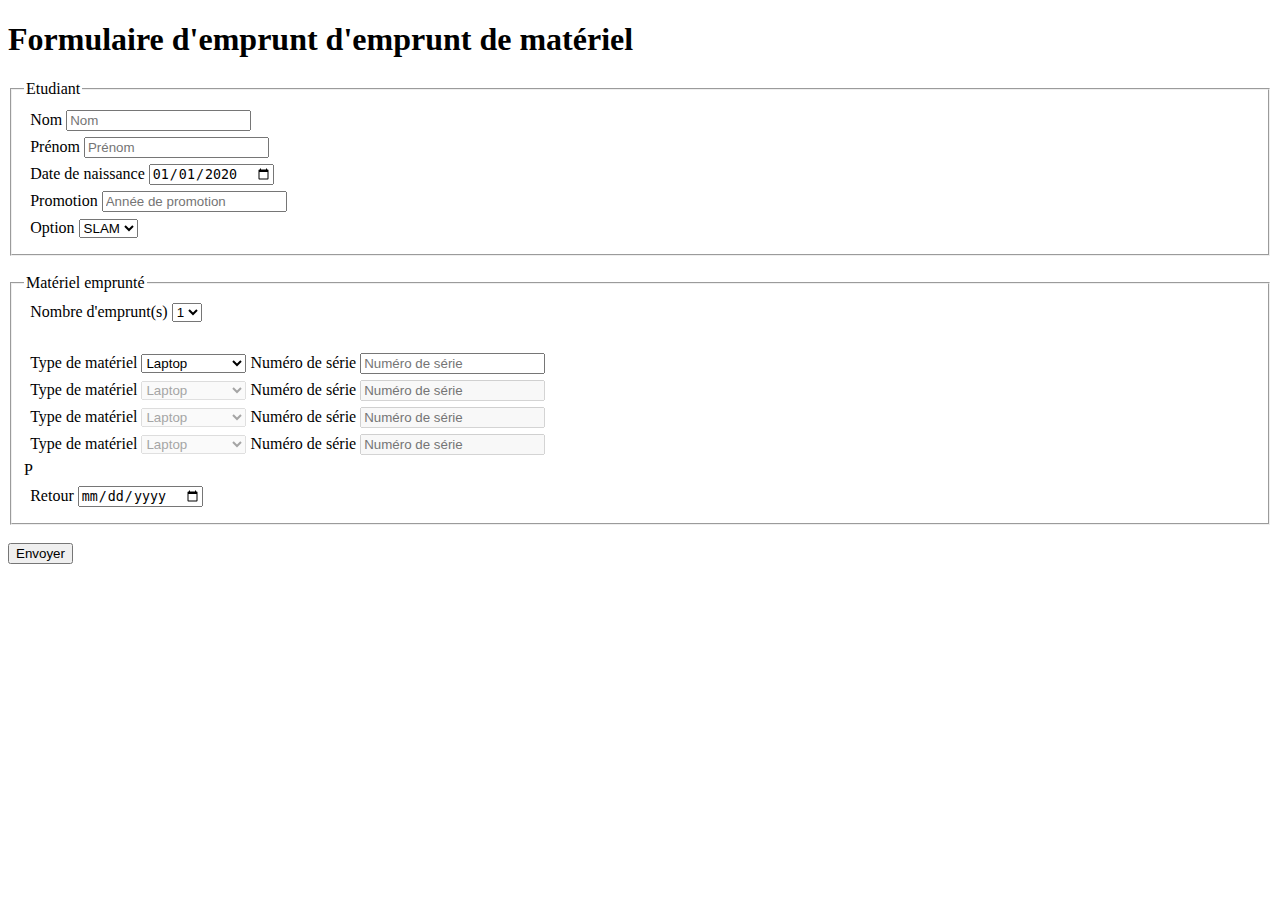
<file: assets/docs/ap1/form-pret.html>
<!DOCTYPE html>
<html lang="fr">
<head>
    <meta charset="UTF-8">
    <meta http-equiv="X-UA-Compatible" content="IE=edge">
    <meta name="viewport" content="width=device-width, initial-scale=1.0">
    <title>Formulaire d'emprunt</title>
    <style>div{margin: 0.5%;}</style>
</head>
<body>
    <h1>Formulaire d'emprunt d'emprunt de matériel</h1>
    <form class="rendered-form" action="http://cedric.cnam.fr/~pons/NFA016/echo.php" method="POST">
        <fieldset class="etudiant">
            <legend>Etudiant</legend>
            <div class="formbuilder-text form-group field-name-box">
                <label for="name-box" class="formbuilder-text-label">Nom</label>
                <input type="text" placeholder="Nom" class="form-control" name="name-box" id="name-box" required>
            </div>
            <div class="formbuilder-text form-group field-firstname-box">
                <label for="firstname-box" class="formbuilder-text-label">Prénom</label>
                <input type="text" placeholder="Prénom" class="form-control" name="firstname-box" id="firstname-box" required>
            </div>
            <div class="formbuilder-date form-group field-ddn-box">
                <label for="ddn-box" class="formbuilder-date-label">Date de naissance </label>
                <input type="date" value="2020-01-01">
            </div>
            <div>
                <label for="promo" class="formbuilder-text-label">Promotion</label>
                <input type="text" placeholder="Année de promotion" class="form-control" name="promo" id="promo" required>
            </div>
            <div class="formbuilder-select form-group field-select-option">
                <label for="select-option" class="formbuilder-select-label">Option</label>
                <select class="form-control" name="select-option" id="select-option">
                    <option value="SLAM" selected="selected" id="select-option-slam">SLAM</option>
                    <option value="SISR" id="select-option-sisr">SISR</option>
                </select>
            </div>
        </fieldset>
        <br>
        <fieldset>
            <legend>Matériel emprunté</legend>
            <div class="formbuilder-select form-group field-select-materiel">
                <label for="nb-materiel" class="formbuilder-select-label">Nombre d'emprunt(s)</label>
                <select class="form-control" name="select-nb-materiel" id="nb-materiel">
                    <option value="1" >1</option>
                    <option value="2" >2</option>
                    <option value="3" >3</option>
                    <option value="4" >4</option>
                </select>
            </div>
            <br>
            <div>
                <label for="select-materiel-0" class="formbuilder-select-label">Type de matériel</label>
                <select class="form-control" name="select-materiel-0" id="select-materiel-0">
                    <option value="laptop" selected="selected" id="select-materiel-0-0">Laptop</option>
                    <option value="central_unit" id="select-materiel-0-1">Unité centrale</option>
                    <option value="monitor" id="select-materiel-0-2">Moniteur</option>
                    <option value="keyboard" id="select-materiel-0-3">Clavier</option>
                    <option value="mouse" id="select-materiel-0-4">Souris</option>
                </select>
                <label for="serial0">Numéro de série</label>
                <input type="text" placeholder="Numéro de série" name="serial0" id="serial0">
            </div>
            <div>
                <label for="select-materiel-1" class="formbuilder-select-label">Type de matériel</label>
                <select class="form-control" name="select-materiel-1" id="select-materiel-1" disabled required>
                    <option value="laptop" selected="selected" id="select-materiel-1-0">Laptop</option>
                    <option value="central_unit" id="select-materiel-1-1">Unité centrale</option>
                    <option value="monitor" id="select-materiel-1-2">Moniteur</option>
                    <option value="keyboard" id="select-materiel-1-3">Clavier</option>
                    <option value="mouse" id="select-materiel-1-4">Souris</option>
                </select>
                <label for="serial1">Numéro de série</label>
                <input type="text" placeholder="Numéro de série" name="serial1" id="serial1"disabled required>
            </div>
            <div>
                <label for="select-materiel-2" class="formbuilder-select-label">Type de matériel</label>
                <select class="form-control" name="select-materiel-2" id="select-materiel-2" disabled required>
                    <option value="laptop" selected="selected" id="select-materiel-2-0">Laptop</option>
                    <option value="central_unit" id="select-materiel-2-1">Unité centrale</option>
                    <option value="monitor" id="select-materiel-2-2">Moniteur</option>
                    <option value="keyboard" id="select-materiel-2-3">Clavier</option>
                    <option value="mouse" id="select-materiel-2-4">Souris</option>
                </select>
                <label for="serial2">Numéro de série</label>
                <input type="text" placeholder="Numéro de série" name="serial2" id="serial2" disabled required>
            </div>
            <div>
                <label for="select-materiel-3" class="formbuilder-select-label">Type de matériel</label>
                <select class="form-control" name="select-materiel-3" id="select-materiel-3" disabled required>
                    <option value="laptop" selected="selected" id="select-materiel-3-0">Laptop</option>
                    <option value="central_unit" id="select-materiel-3-1">Unité centrale</option>
                    <option value="monitor" id="select-materiel-3-2">Moniteur</option>
                    <option value="keyboard" id="select-materiel-3-3">Clavier</option>
                    <option value="mouse" id="select-materiel-3-4">Souris</option>
                </select>
                <label for="serial3">Numéro de série</label>
                <input type="text" placeholder="Numéro de série" name="serial3" id="serial3" disabled required>
            </div>P
            <br>
            <div class="formbuilder-date form-group field-date-retour">
                <label for="date-retour" class="formbuilder-date-label">Retour</label>
                <input type="date" class="form-control" name="date-retour" id="date-retour" required>
            </div>
        </fieldset>
        <br>
        <input type="submit" value="Envoyer">
    </form>
</body>
    <script>
        document.getElementById('nb-materiel').addEventListener('change', function (){
            let nbMat = document.getElementById('nb-materiel').value;
            for(i=0;i<nbMat;i++){
                document.getElementById('select-materiel-'+i).disabled = false;
                document.getElementById('serial'+i).disabled = false;
            }
            for(i=nbMat;i<4;i++){
                document.getElementById('select-materiel-'+i).disabled = true;
                document.getElementById('serial'+i).disabled = true;
            }
        });
    </script>
</html>
</file>
<file: style/global.css>
@import url('https://fonts.googleapis.com/css2?family=Poppins:wght@200;300;400;500;600;700;800;900&display=swap');

/* Variables globales */
:root {
--lBlue: #3ca2f6;
--dBlue: #1342a8;
}

/* Global */
* {
    margin: 0;
    padding: 0;
    box-sizing: border-box;
    font-family: 'Poppins', sans-serif;
    scroll-behavior: smooth;
}

section {
    padding: 100px;
}

/* Contenu */
.heading {
    width: 100%;
    text-align: center;
    margin-bottom: 30px;
    color: #111;
}

.heading.white {
    color: #fff;
}

.heading h2 {
    font-weight: bold;
    font-size: 45px;
}

p {
    text-align: justify;
    margin-bottom: 15px;
    font-size: 20px;
}

.contentBx {
    padding: 0 20%;
}

.content {
    display: flex;
    justify-content: space-between;
}

.contentBx h3{
    font-size: 24px;
    margin-bottom: 10px;
}

.contentBx p ~ h3 {
    margin-top: 30px;
}

.w50 {
    min-width: 50%;
}

img {
    max-width: 100%;
}

.veille .content iframe {
    max-height: 450px;
}

.about .dropdown{
    margin-top: 80px;
    width: 50%; /* largeur du bloc */
    margin: 0 auto; /* centre le bloc horizontalement */
    text-align: center; /* aligne le texte à gauche à l'intérieur du bloc */
}

footer p {
    margin-bottom: 0;
}
.paws {
    width: 20px;
}

footer p {
    font-size: 15px;
    font-weight: 100;
}

.txt-bts {
    width: 50%; /* largeur du bloc */
    margin: 0 auto; /* centre le bloc horizontalement */
    text-align: center; /* aligne le texte à gauche à l'intérieur du bloc */
    font-size: 20px;
    line-height: 1.7;
}

table {
    border-collapse: collapse;
    width: 100%;
    margin-bottom: 20px;
}
th, td {
    text-align: left;
    padding: 8px;
    border-bottom: 1px solid #ddd;
}
th {
    background-color: #f2f2f2;
}
</file>
<file: style/navbar.css>
header {
    position: fixed;
    top: 0;
    left: 0;
    width: 100%;
    padding: 20px 50px 20px 0 ;
    z-index: 1000;
    display: flex;
    justify-content: space-between;
    align-items: center;
    transition: 0.5s;
}

header.sticky {
    background: #fff;
    padding: 0 50px 0 0;
    box-shadow: 0 5px 20px rgba(0,0,0,0.1);
}

.logo {
    display: flex;
    align-items: center;
    justify-content: space-between;
    width: 400px;
}

header .logo .name {
    color: #fff;
    font-size: 24px;
    text-transform: uppercase;
    text-decoration: none;
    font-weight: 700;
    letter-spacing: 2px;
    opacity: 0;
}

header.sticky .logo .name {
    color: #111;
    opacity: 1;
}

header .logo .socials a {
    text-decoration: none;
}

header .logo .socials a svg {
    width: 40px;
    fill: #fff;
    margin: 5px;
}

header .logo .socials a:hover svg {
    fill: #111;
    background-color: #fff;
    border-radius: 50%;
}

header.sticky .logo .socials a svg {
    fill: #111;
}

header.sticky .logo .socials a:hover svg {
    fill: #fff;
    background-color: #111;
    border-radius: 50%;
}

header ul {
    position: relative;
    display: flex;
}

header ul li {
    position: relative;
    list-style-type: none;
}

header ul li a {
    position: relative;
    display: inline-block;
    margin: 0 15px;
    color: #fff;
    text-decoration: none;
}

header.sticky ul li a {
    color: #111;
}

header ul#menu li.active a::after,
header ul#menu li.active a::before {
    width: 100%;
    background: var(--dBlue); 
    color: var(--dBlue);
} 

header ul#menu li.active{
    color:#111;
}

header ul li a:hover {
    color: var(--dBlue);
    transition: 0.5s;
}

header ul li a:after,
header ul li a:before {
    content: '';
    display: block;
    height: 2px;
    width: 0px;
    margin: auto;
    background: transparent;
    transition: width .5s ease, background-color .4s ease;
}

header ul li a:hover:after,
header ul li a:focus:after {
  width: 100%;
  background: var(--dBlue); 
  color: var(--dBlue);
}

#hamburger {
    display: none;
}
  
#hamburger .bar:nth-child(2) {
    background-color: var(--dBlue);
}
  
.bar {
    display: block;
    width: 45px;
    height: 5px;
    margin: 6px auto;
    -webkit-transition: all 0.3s ease-in-out;
    transition: all 0.3s ease-in-out;
    background-color: #fff;
}

header.sticky .bar:nth-child(2n+1) {
    background-color: #000;
}

header.sticky #hamburger.active .bar:nth-child(2n+1) {
    background-color: var(--dBlue);
}
</file>
<file: style/banner.css>
.banner {
    position: relative;
    min-height: 100vh;
    background-image: linear-gradient( rgba(0, 0, 0, 0.25), rgba(0, 0, 0, 0.25) ), url("../assets/img/banner.jpg");
    background-size: cover;
    background-position: left;
    display: flex;
    justify-content: space-between;
    align-items: center;
}

.banner div {
    height: 200px;
}

.banner h1{
    font-size: 3em;
    color: #fff;
    font-weight: 700;
    line-height: 1.5em;
}

.banner h1 span{
    font-size: 1.5em;
    font-weight: 700;
}

.banner h2 {
    font-size: 1.5em;
    color: #fff;
    font-weight: 500;
}

.btn {
    position: relative;
    background: var(--lBlue);
    display: inline-block;
    color: #000;
    margin-top: 20px;
    padding: 10px 30px;
    font-size: 18px;
    text-transform: uppercase;
    text-decoration: none;
    letter-spacing: 2px;
    font-weight: 700;
    border-radius: 6px;
}

.btn:hover {
    border: 2px solid #fff;
}
</file>
<file: style/timeline.css>
.timelineContainer{
    background: #111;
}

.timeline{
    display: block;
    width: 80%;
    margin: 150px auto;
}

.timeline .heading{
    margin-bottom: 150px;
}

.card{
    width: 45%;
    padding: 30px;
    border-radius: 10px;
    color: #000;
    display: block;
    margin: -53px 0;
    position: relative;
    min-height: 220px;
}

.card p {
    text-align: left;
}

.card-title{
    font-size: 30px;
    font-weight: 300;
    margin-bottom: 14px;
}

.card:nth-child(6n+1), .card:nth-child(6n+1):before{
    background: #4fa0ff;
}
.card:nth-child(6n+2), .card:nth-child(6n+2):before{
    background: #ff4f4f;
}
.card:nth-child(6n+3), .card:nth-child(6n+3):before{
    background: #ffb84f;
}
.card:nth-child(6n+4), .card:nth-child(6n+4):before{
    background: #3dca5c;
}
.card:nth-child(6n+5), .card:nth-child(6n+5):before{
    background: #a79d9d;
}
.card:nth-child(6n), .card:nth-child(6n):before{
    background: #ae68dae1;
}

@media (min-width: 991px) {

    .card:nth-child(even){
        margin-left: auto;
    }

    /* Right side big dots */
    .card:nth-child(even):before{
        content: '';
        position: absolute;
        left: -14%;
        top: 50%;
        transform: translateY(-50%);
        width: 20px;
        height: 20px;
        border: 5px solid #111;
        border-radius: 50%;
        z-index: 2;
    }

    /* Right side dash */
    .card:nth-child(even):after{
        content: '';
        position: absolute;
        left: -8.5%;
        top: 50%;
        transform: translateY(-50%);
        width: 7%;
        height: 2px;
        background: #fff;
        z-index: 1;
    }

    /* Left side big dot */
    .card:nth-child(odd):before{
        content: '';
        position: absolute;
        right: -13%;
        top: 50%;
        transform: translateY(-50%);
        width: 20px;
        height: 20px;
        border: 5px solid #111;
        border-radius: 50%;
        z-index: 2;
    }

    /* Left side dash */
    .card:nth-child(odd):after{
        content: '';
        position: absolute;
        right: -8.5%;
        top: 50%;
        transform: translateY(-50%);
        width: 7%;
        height: 2px;
        background: #fff;
        z-index: 1;
    }

    /* Dash line */
    .card:nth-child(even) .card-body::before{
        content: '';
        position: absolute;
        left: -12%;
        top: 0;
        width: 0px;
        height: 150%;
        border: 1px dashed #fff;
        z-index: 1;
    }
}
</file>
<file: style/skills.css>
section#skills {
    background: #111;
}

.skill-zone {
    width: 100%;
    display: flex;
}

.skills-container{
    padding: 0 190px ;
    color: #fff;
    display: flex;
    flex-direction: row;
    flex-wrap: wrap;
    align-items: center;
    justify-content: center;
    margin: 20px 0;
}

.skill-badge {
    display: flex;
    flex-direction: column;
    justify-content: center;
    align-items: center;
    width: 8rem;
    height: 8rem;
    margin: 10px 19px;
    border-radius: 50%;
    background-color: #fff;
}

.skill-logo {
    width: 3rem;
    height: auto;
}

.skill-name {
    font-size: 1.1em;
    margin: 10px 0;
    color: black;
    text-align: center;
}

.skills-container a{
    text-decoration: none;
}

#skills h3.certif-header{
    margin-top: 60px;
    text-align: center;
    color: white;
}
</file>
<file: style/works.css>
.work {
    background: #111;

}

.heading.white {
    color: #fff;
}

.work .content {
   display: unset; 
}

.work h3 {
    color: #fff;
    text-align: center;
    text-decoration: underline;
}

.work p a, .work p a:visited {
    color: var(--lBlue);
}

.work p a:hover {
    color: var(--dBlue);
}

a#syntheseE4 {
    text-decoration: none;
}

.work div.contentBx ~ div.contentBx {
    margin-top: 80px;
}

.work h2 ~ p {
    text-align: justify;
    margin-top: 20px;
    padding: 0 150px;
}

.work .dropdown-wrapper {
    display: flex;
    justify-content: center;
    margin: 40px 0;
}

.work .acc-btn, 
.work .acc-content {
    color: #fff;
}

.acc-btn {
    width: 100%;
    font-size: 20px;
    font-weight: 600;
    padding: 25px 25px 25px 35px;
    cursor: pointer;
    background: inherit;
    border: none;
    outline: none;
    text-align: left;
    transition: all 0.5s linear;
    border-bottom: 0px solid #fff;
    transition: border-bottom 0.3s ease-in-out;
}

.acc-btn:before {
    content: "\27A4";
    color: #fff;
    margin: 0 20px;
    float: left;
    transition: all 0.3s linear;
}

.acc-btn.is-open:before {
    transform: rotate(90deg);
    color: var(--lBlue);
}

.acc-btn.is-open {
    color: var(--lBlue);
    border-bottom: 1px solid #fff;
}

.acc-content {
    max-height: 0;
    padding: 0 0 20px 35px;
    overflow: hidden;
    border-bottom: 1px solid #fff;
    transition: max-height 0.3s ease-in-out;
    
}

.acc-content p {
    margin: 24px 0;
}

.missions-comp {
    display: flex;
    flex-direction: row;
    justify-content: space-between;
}

.missions-comp ul {
    margin-top: 9px;
    padding: 0;
}

.missions-comp h4 {
    text-align: center;
    font-size: 20px;
    margin: 25px 0;
    padding: 0 20px;
}

.missions-comp li {
    position: relative;
    padding: 2px 10px 10px 25px;
    text-align: left;
    margin-left: 5px;
    font-size: 18px;
    list-style-type: none;
}

.missions-comp .missions li {
    max-width: 700px;
}

.missions-comp .comp li{
    letter-spacing: 1.2px;
}

.missions-comp .missions li::before {
    content: "-";
    position: absolute;
    margin-left: 8px;
    left: 0;
}
</file>
<file: style/dropdown.css>
.dropdown span {
  font-size: 14px;
  color: #fff;
  background: #111;
  margin: 20px;
  padding: 6px;
  border: solid 2px #fff;
  cursor: pointer;
  transition: all 0.4s ease;
}

.dropdown a, .dropdown a:visited {
  text-decoration: none;
}

.dropdown span:hover {
  color: #111;
  background: #fff;
  border: 2px solid #111;
  transition: all 0.4s ease;
}

.dropdown-content {
    display: none;
    position: absolute;
    background-color: #f9f9f9;
    border: 1px solid #00000026;
    padding: 12px 16px;
    margin-top: 8px;
    z-index: 1;
  }

  .dropdown-content a:hover {
      text-decoration: underline;
      background: rgba(211, 211, 211, 0.466);
      font-weight: 400;
  }
  
  .dropdown.is-open .dropdown-content {
    display: flex;
    flex-direction: column;
  }

  .dropdown-content a {
      text-decoration: none;
      color: #000;
  }

  .dropdown i {
    margin-right: 5px;
    margin-top: 6px;
  }

  .dropdown i.fa.fa-download::before {
    content: "\f019";
  }

  .dropdown i.far.fa-file-pdf-o::before {
    content: "\f1c1";
  }

  .dropdown i.far.fa-file-archive::before {
    content: "\f1c6";
  }

  .dropdown i.far.fa-file-code::before {
    content: "\f1c9";
  }

  .dropdown i.fa.fa-eye::before {
    content: "\f06e";
  }
  
  .dropdown i.fa.fa-picture-o::before {
    content: "\f03e";
  }

  .dropdown i.fa.fa-table::before {
    content: "\f0ce";
  }
</file>
<file: style/watch.css>
.veille .content {
    display: flex;
    justify-content: center;
}

.veille .content iframe {
    height: 604px;
    width: 70%;
    box-shadow: -6px 6px 7px 0px rgba(0,0,0,0.3),
                5px 5px 7px 0px rgba(0,0,0,0.3);
}
</file>
<file: style/contact.css>
.contactForm {
    background: #111;
}

#contact .heading p {
    text-align: center;
}

.formBx {
    min-width: 60%;
    height: 670px;
}

.formBx form {
    display: flex;
    flex-direction: column;
    max-width: 600px;
}

.formBx form h3,
.contactInfo h3{
    color: #fff;
    font-size: 20px;
    font-weight: 500;
    margin-top: 10px;
}

.formBx label {
    margin-bottom: 5px;
    font-size: 16px;
    color: #fff;
}

.formBx form input,
.formBx form textarea {
    margin-bottom: 20px;
    padding: 15px;
    font-size: 16px;
    border: none;
    background: #222;
    color: #fff;
    width: 100%;
}

.formBx form textarea {
    min-height: 200px;
}

.formBx form input::placeholder,
.formBx form textarea::placeholder {
    color: #999;
}

.formBx form input[type="submit"] {
    max-width: 300px;
    background: var(--lBlue);
    cursor: pointer;
    text-transform: uppercase;
    letter-spacing: 2px;
    color: #000;
}

.contactInfoBx {
    position: relative;
}

.contactInfoBx .box {
    position: relative;
    padding: 20px 0;
    display: flex;
}

.contactInfoBx .box .icon {
    min-width: 40px;
    padding: 16px 5px 0 0;
    color: #fff;
    display: flex;
    justify-content: flex-end;
    align-items: flex-start;
    font-size: 30px;
}

.contactInfoBx .box .text {
    display: flex;
    margin-left: 10px;
    font-size: 16px;
    color: #fff;
    flex-direction: column;
    font-weight: 300;
}

.contactInfoBx .box .text h3 {
    font-weight: 500;
    color: var(--lBlue);
    margin-bottom: 0;
}

.fas.fa-map-marker-alt::before {
    content: "\f3c5";
    color: #fff;
}

.far.fa-envelope::before {
    content: "\f0e0";
    color: #fff;
}
</file>
<file: style/footer.css>
footer {
    background: #111;
    color: #fff;
    /* text-align: center; */
    padding: 10px;
    font-size: 12px;
    font-weight: 400;
    line-height: 24px;
}

footer div {
    display: flex;
    flex-wrap: wrap;
    justify-content: space-evenly;
}

footer div p {
    opacity: 0.5;
}
</file>
<file: style/responsive.css>
@media (max-width: 991px) {
    header,
    header.sticky {
        padding: 0 20px 0 0 ;
        z-index: 1000;
    }

    .logo {
        font-size: 16px !important;
        font-weight: 500 !important;
        justify-content: flex-start;
    }

    header .logo .name {
        font-size: 17px !important;
        font-weight: 500 !important;
    }

    header .logo .socials {
        display: flex;
    }

    #menu {
        position: fixed;
        top: 55px;
        left: -100%;
        display: block;
        padding: 20px 50px;
        text-align: center;
        width: 100%;
        height: 100vh;
        background: #fff;
        transition: 0.5s;
        z-index: 999;
        border-top: 1px solid rgba(0,0,0,0.2);
    }

    #menu.active {
        left: 0;
    }

    header ul li a {
        color: #111;
        font-size: 24px;
        margin: 10px;
    }

    header.sticky .toggle {
        filter: invert(1);
    }

    #hamburger {
        display: block;
        cursor: pointer;
    }
    
    #hamburger.active .bar:nth-child(2) {
        opacity: 0;
    }
    
    #hamburger.active .bar:nth-child(1) {
        transform: translateY(10px) rotate(45deg);
        background-color: var(--dBlue);
    }
    
    #hamburger.active .bar:nth-child(3) {
        transform: translateY(-10px) rotate(-45deg);
        background-color: var(--dBlue);
    }

    section {
        padding: 100px 50px;
    }

    .banner {
        padding: 150px 50px 100px;
    }

    .banner h2{
        font-size: 1.5em;
    }

    .banner h3 {
        font-size: 1em;
    }

    .btn {
        margin-top: 10px;
        padding: 10px 20px;
        font-size: 16px;
    }

    .heading h2 {
            font-size: 24px;
    }

    .contentBx {
        padding: 50px;
    }

    .contentBx h3 {
        font-size: 20px;
    }

    .content {
        flex-direction: column;
    }

    .w50 {
        margin-bottom: 20px;
    }

    .timeline {
        display: flex;
        flex-direction: column;
        width: 80%;
        margin: auto;
    }

    .timeline .heading {
        margin: 0 auto 15px;
    }

    .card{
        width: 100%;
        padding: 10px;
        border-radius: 10px;
        display: block;
        margin: 20px 0;
        position: relative;
    }

    .card p {
        font-size: 16px;
    }

    .skills-container {
        padding: 0;
    }

    .work .contentBx {
        padding: 0;
    }

    .work h2 ~ p {
        padding: 0;
        text-align: left;
    }

    .work .acc-content {
        padding: 0 0 0 10px;
    }

    .veille .content iframe {
        width: 100%;
    }
    .contactInfo {
        margin: 20px 0;
    }
}

@media (max-width: 700px) {
    .work .dropdown-wrapper {
        flex-direction: column;
    
    }
    .work .dropdown-wrapper .dropdown {
        margin: 20px 0;
    }
}

@media (max-width: 600px){
    header,
    header.sticky {
        padding: 0 20px 0 0 ;
    }

    .logo {
        font-size: 16px !important;
        font-weight: 500 !important;
        justify-content: flex-start;
    }

    .banner {
        padding: 150px 20px 100px;
    }

    section {
        padding: 100px 20px;
    }

    .contentBx {
        padding: 20px;
    }

    .contentBx p, 
    .contactForm p {
        font-size: 14px;
    }

    .skill-logo {
        width: 2rem;
        height: auto;
    }

    .skill-badge {
        width: 5rem;
        height: 5rem;
    }

    .skill-name {
        font-size: 0.8em;
    }

    .veille .content iframe {
        width: 100%;
        height: 350px;
    }

    .work .acc-btn {
        font-size: 17px;
        padding: 20px 0;
    }

    .acc-btn:before {
        margin: 0 10px 0 0;
    }tBx

    .acc-content p,
    .acc-content ul li {
        font-size: 14px;
    }

    .missions-comp h4 {
        font-size: 17px;
        margin: 20px 0;
    }

    #pearltrees-container {
        width: 100%;
    max-height: 300px;
    }
}

@media (max-width: 450px){
    .missions-comp {
        flex-direction: column;
    }
}

@media (max-width: 375px){
    .banner h1 span {
        font-size: 1em;
    }
}
</file>
